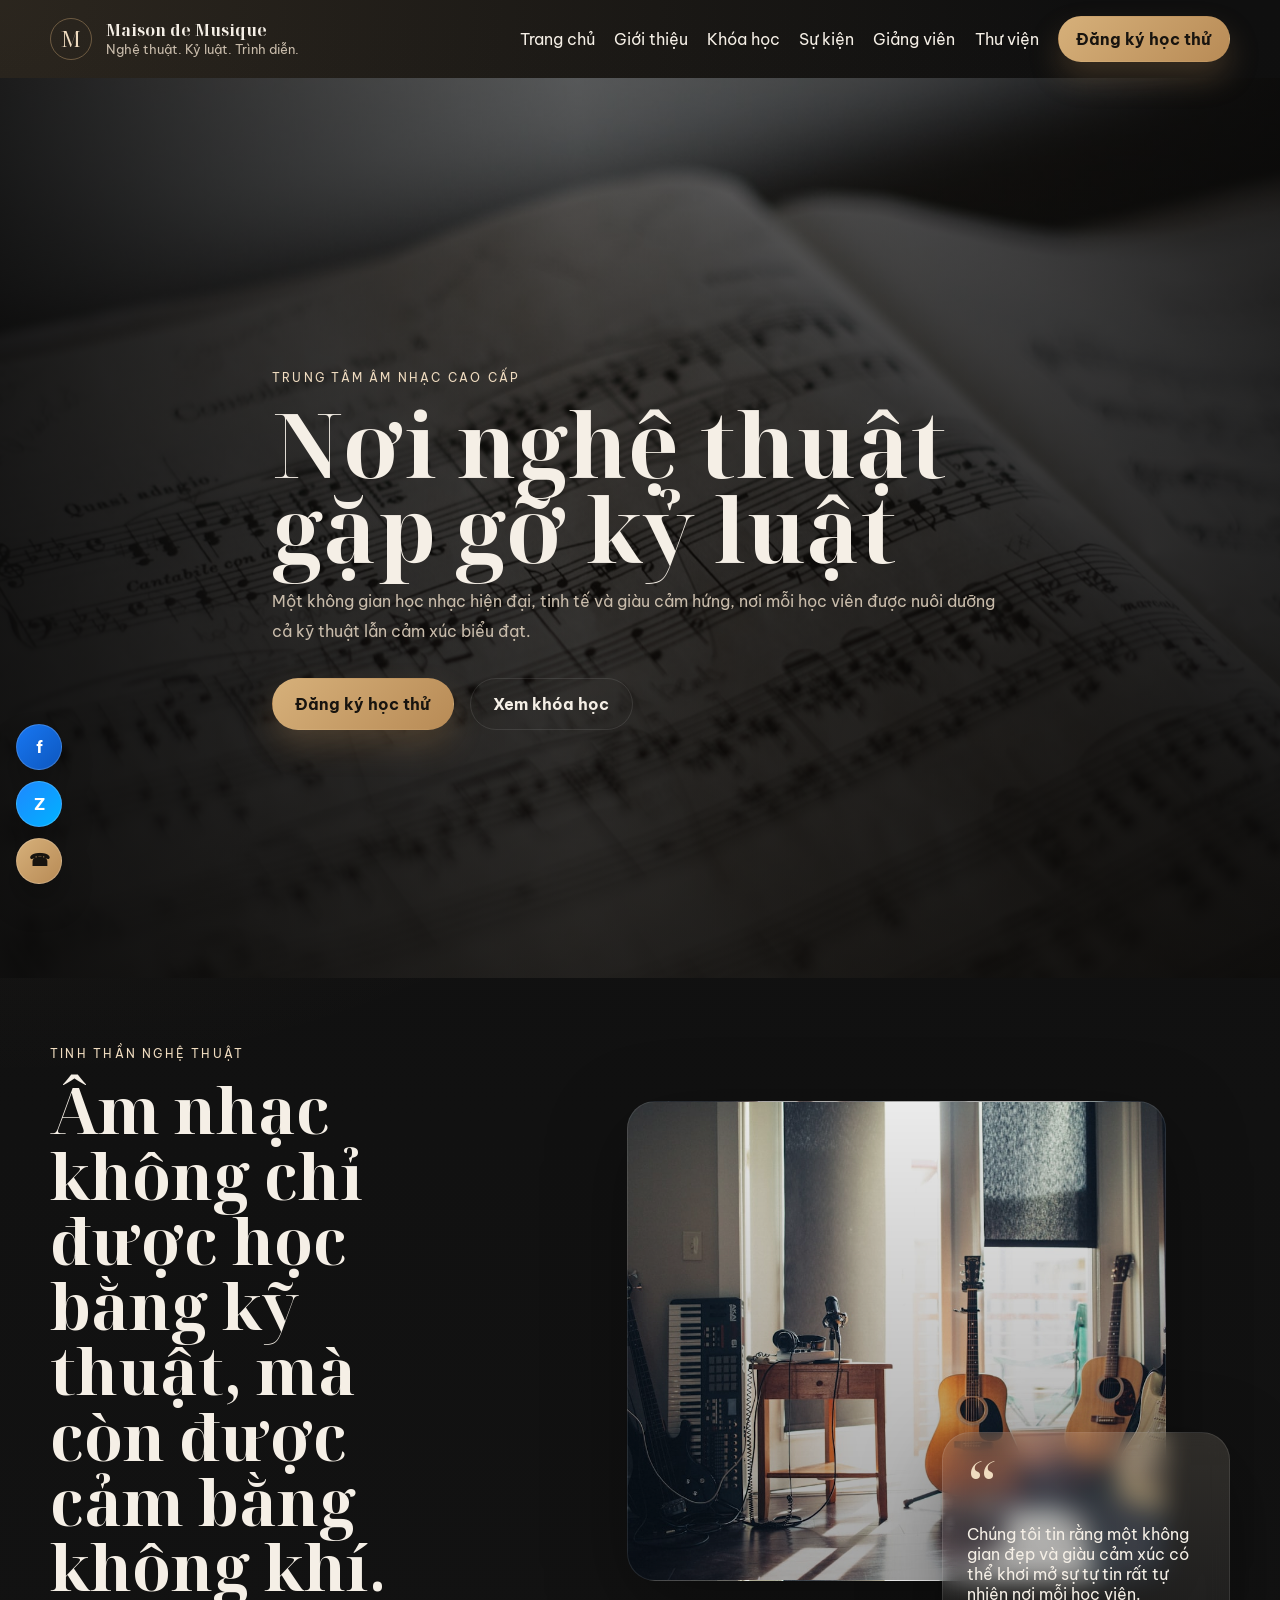
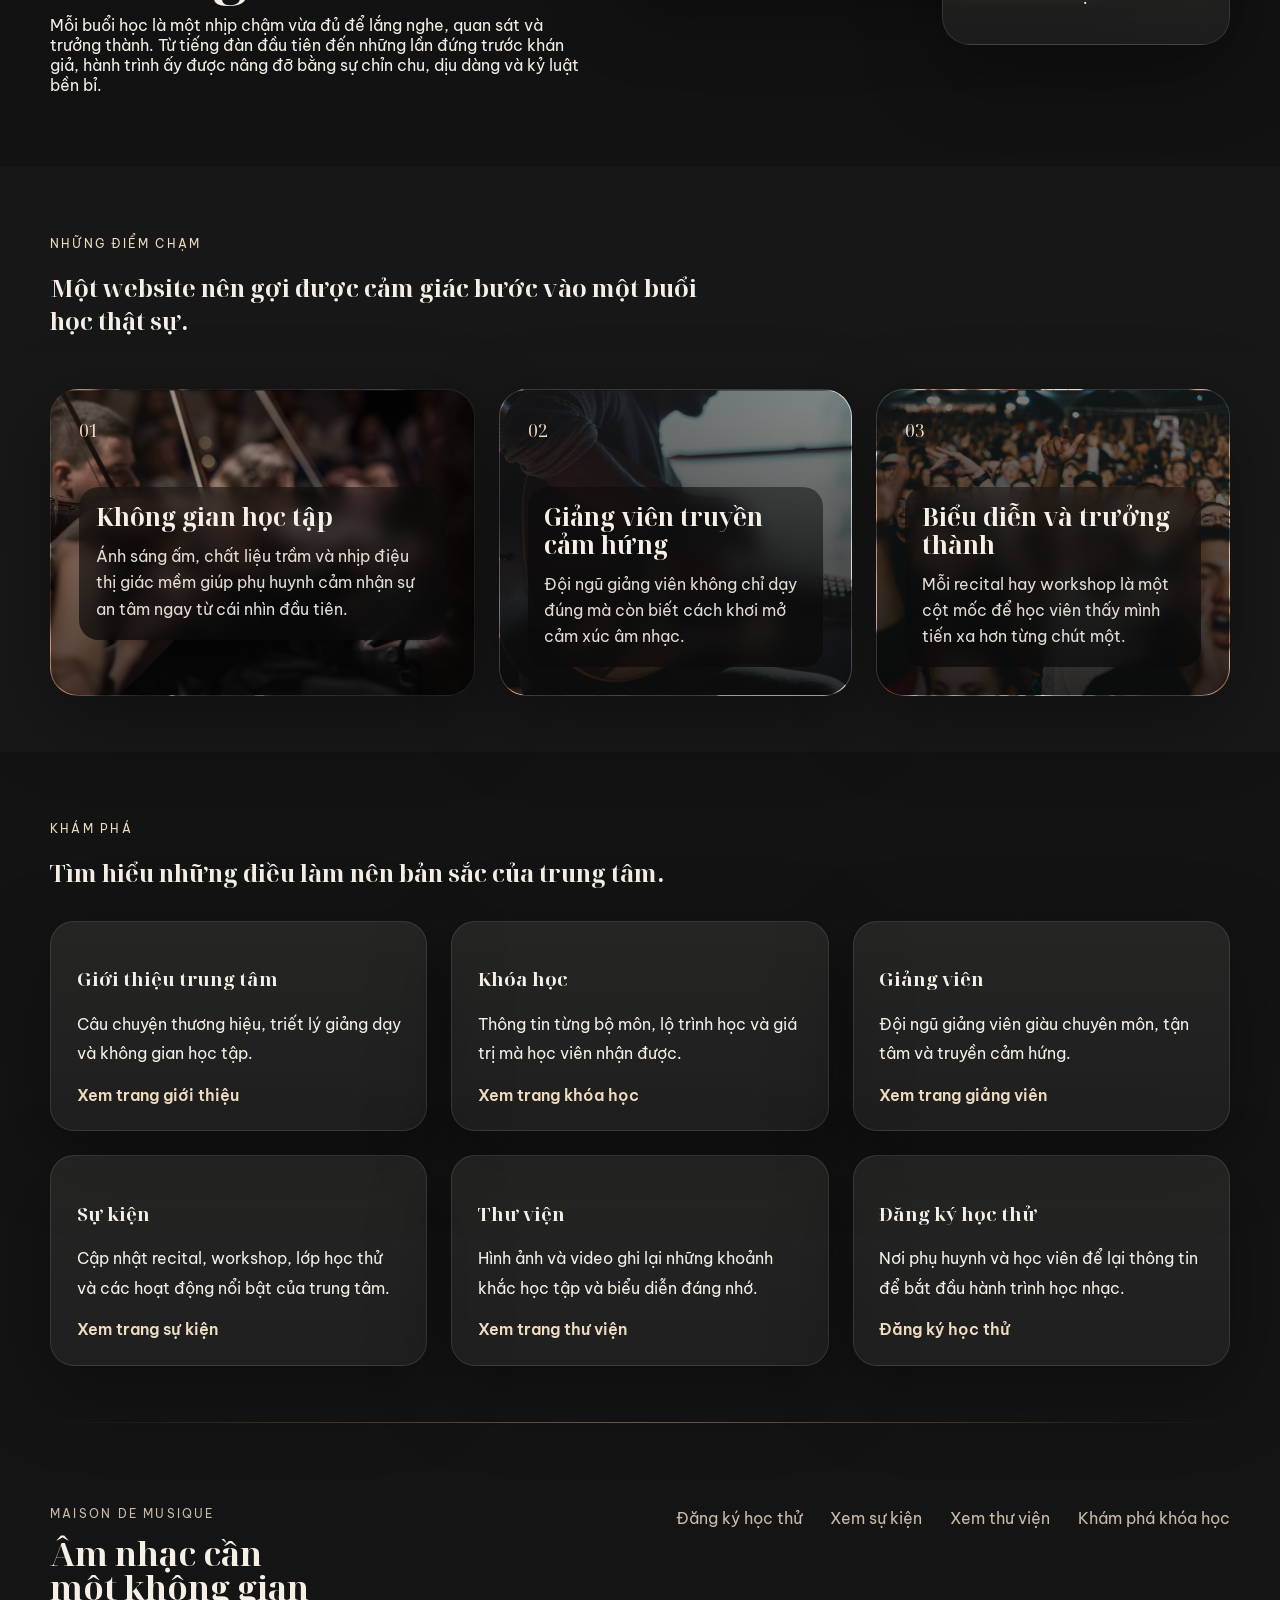
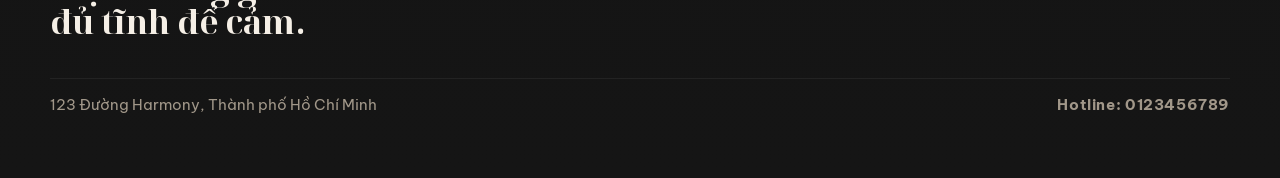
<file: index.html>
<!DOCTYPE html>
<html lang="vi">
<head>
    <meta charset="UTF-8">
    <meta name="viewport" content="width=device-width, initial-scale=1.0">
    <title>Demo Giao Diện Trung Tâm Âm Nhạc</title>
    <meta name="description" content="Trung tâm âm nhạc với phong cách hiện đại, tinh tế và giàu cảm xúc.">
    <link rel="preconnect" href="https://fonts.googleapis.com">
    <link rel="preconnect" href="https://fonts.gstatic.com" crossorigin>
    <link href="https://fonts.googleapis.com/css2?family=Be+Vietnam+Pro:wght@400;500;600;700&family=Noto+Serif+Display:wght@500;600;700&display=swap&subset=vietnamese" rel="stylesheet">
    <link rel="stylesheet" href="public/assets/css/site.css">
</head>
<body>
    <header class="site-header" data-header>
        <div class="container nav-shell">
            <a href="index.html" class="brand">
                <span class="brand-mark">M</span>
                <span class="brand-copy">
                    <strong>Maison de Musique</strong>
                    <small>Nghệ thuật. Kỷ luật. Trình diễn.</small>
                </span>
            </a>

            <button class="nav-toggle" type="button" aria-label="Mở menu điều hướng" data-nav-toggle>
                <span></span>
                <span></span>
            </button>

            <nav class="nav-links" data-nav-menu>
                <a href="index.html">Trang chủ</a>
                <a href="gioi-thieu.html">Giới thiệu</a>
                <a href="khoa-hoc.html">Khóa học</a>
                <a href="su-kien.html">Sự kiện</a>
                <a href="giang-vien.html">Giảng viên</a>
                <a href="thu-vien.html">Thư viện</a>
                <a href="dang-ky-hoc-thu.html" class="button button-sm">Đăng ký học thử</a>
            </nav>
        </div>
    </header>

    <aside class="scroll-music-lane" aria-hidden="true" data-scroll-music-lane>
        <div class="scroll-music-rail"></div>
        <div class="scroll-music-glow"></div>
        <div class="scroll-music-progress" data-scroll-music-progress></div>
        <div class="scroll-music-notes" data-scroll-music-notes></div>
    </aside>

    <button class="scroll-music-toggle" type="button" data-scroll-music-toggle>
        Bật âm thanh scroll
    </button>

    <main>
        <section class="hero">
            <video class="hero-video" autoplay muted loop playsinline poster="public/assets/images/hero-poster.jpg">
                <source src="https://cdn.coverr.co/videos/coverr-piano-keys-close-up-1563387488767?download=1080p" type="video/mp4">
            </video>
            <div class="hero-overlay"></div>
            <div class="container hero-content">
                <p class="eyebrow">Trung tâm âm nhạc cao cấp</p>
                <h1>Nơi nghệ thuật gặp gỡ kỷ luật</h1>
                <p class="hero-copy">Một không gian học nhạc hiện đại, tinh tế và giàu cảm hứng, nơi mỗi học viên được nuôi dưỡng cả kỹ thuật lẫn cảm xúc biểu đạt.</p>
                <div class="hero-actions">
                    <a href="dang-ky-hoc-thu.html" class="button">Đăng ký học thử</a>
                    <a href="khoa-hoc.html" class="button button-ghost">Xem khóa học</a>
                </div>
            </div>
        </section>

        <section class="section">
            <div class="container artistic-story">
                <div class="story-copy">
                    <p class="eyebrow">Tinh thần nghệ thuật</p>
                    <h2>Âm nhạc không chỉ được học bằng kỹ thuật, mà còn được cảm bằng không khí.</h2>
                    <p>Mỗi buổi học là một nhịp chậm vừa đủ để lắng nghe, quan sát và trưởng thành. Từ tiếng đàn đầu tiên đến những lần đứng trước khán giả, hành trình ấy được nâng đỡ bằng sự chỉn chu, dịu dàng và kỷ luật bền bỉ.</p>
                </div>
                <div class="story-composition">
                    <div class="composition-main"></div>
                    <div class="composition-note">
                        <p class="quote-mark">“</p>
                        <p>Chúng tôi tin rằng một không gian đẹp và giàu cảm xúc có thể khơi mở sự tự tin rất tự nhiên nơi mỗi học viên.</p>
                    </div>
                </div>
            </div>
        </section>

        <section class="section section-soft">
            <div class="container artistic-rhythm">
                <div class="rhythm-intro">
                    <p class="eyebrow">Những điểm chạm</p>
                    <h2>Một website nên gợi được cảm giác bước vào một buổi học thật sự.</h2>
                </div>
                <div class="rhythm-grid">
                    <article class="rhythm-card rhythm-card-large">
                        <span>01</span>
                        <div class="rhythm-card-text">
                            <h3>Không gian học tập</h3>
                            <p>Ánh sáng ấm, chất liệu trầm và nhịp điệu thị giác mềm giúp phụ huynh cảm nhận sự an tâm ngay từ cái nhìn đầu tiên.</p>
                        </div>
                    </article>
                    <article class="rhythm-card rhythm-card-photo-two">
                        <span>02</span>
                        <div class="rhythm-card-text">
                            <h3>Giảng viên truyền cảm hứng</h3>
                            <p>Đội ngũ giảng viên không chỉ dạy đúng mà còn biết cách khơi mở cảm xúc âm nhạc.</p>
                        </div>
                    </article>
                    <article class="rhythm-card rhythm-card-photo-three">
                        <span>03</span>
                        <div class="rhythm-card-text">
                            <h3>Biểu diễn và trưởng thành</h3>
                            <p>Mỗi recital hay workshop là một cột mốc để học viên thấy mình tiến xa hơn từng chút một.</p>
                        </div>
                    </article>
                </div>
            </div>
        </section>

        <section class="section">
            <div class="container">
                <div class="section-heading">
                    <p class="eyebrow">Khám phá</p>
                    <h2>Tìm hiểu những điều làm nên bản sắc của trung tâm.</h2>
                </div>
                <div class="card-grid card-grid-3">
                    <article class="feature-panel">
                        <h3>Giới thiệu trung tâm</h3>
                        <p>Câu chuyện thương hiệu, triết lý giảng dạy và không gian học tập.</p>
                        <a class="text-link" href="gioi-thieu.html">Xem trang giới thiệu</a>
                    </article>
                    <article class="feature-panel">
                        <h3>Khóa học</h3>
                        <p>Thông tin từng bộ môn, lộ trình học và giá trị mà học viên nhận được.</p>
                        <a class="text-link" href="khoa-hoc.html">Xem trang khóa học</a>
                    </article>
                    <article class="feature-panel">
                        <h3>Giảng viên</h3>
                        <p>Đội ngũ giảng viên giàu chuyên môn, tận tâm và truyền cảm hứng.</p>
                        <a class="text-link" href="giang-vien.html">Xem trang giảng viên</a>
                    </article>
                    <article class="feature-panel">
                        <h3>Sự kiện</h3>
                        <p>Cập nhật recital, workshop, lớp học thử và các hoạt động nổi bật của trung tâm.</p>
                        <a class="text-link" href="su-kien.html">Xem trang sự kiện</a>
                    </article>
                    <article class="feature-panel">
                        <h3>Thư viện</h3>
                        <p>Hình ảnh và video ghi lại những khoảnh khắc học tập và biểu diễn đáng nhớ.</p>
                        <a class="text-link" href="thu-vien.html">Xem trang thư viện</a>
                    </article>
                    <article class="feature-panel">
                        <h3>Đăng ký học thử</h3>
                        <p>Nơi phụ huynh và học viên để lại thông tin để bắt đầu hành trình học nhạc.</p>
                        <a class="text-link" href="dang-ky-hoc-thu.html">Đăng ký học thử</a>
                    </article>
                </div>
            </div>
        </section>
    </main>

    <div class="floating-contact" aria-label="Liên hệ nhanh">
        <a href="https://facebook.com" class="floating-link is-facebook" target="_blank" rel="noreferrer" aria-label="Liên hệ qua Facebook">
            <span>f</span>
        </a>
        <a href="https://zalo.me" class="floating-link is-zalo" target="_blank" rel="noreferrer" aria-label="Liên hệ qua Zalo">
            <span>Z</span>
        </a>
        <a href="tel:0123456789" class="floating-link is-phone" aria-label="Gọi điện thoại">
            <span>☎</span>
        </a>
    </div>

    <footer class="site-footer">
        <div class="container footer-grid">
            <div class="footer-lead">
                <p class="eyebrow">Maison de Musique</p>
                <h3>Âm nhạc cần một không gian đủ tĩnh để cảm.</h3>
            </div>
            <div class="footer-links footer-links-inline">
                <a href="dang-ky-hoc-thu.html">Đăng ký học thử</a>
                <a href="su-kien.html">Xem sự kiện</a>
                <a href="thu-vien.html">Xem thư viện</a>
                <a href="khoa-hoc.html">Khám phá khóa học</a>
            </div>
        </div>
        <div class="container footer-bottom">
            <p>123 Đường Harmony, Thành phố Hồ Chí Minh</p>
            <p class="footer-phone">Hotline: 0123456789</p>
        </div>
    </footer>

    <script src="public/assets/js/site.js"></script>
</body>
</html>
</file>
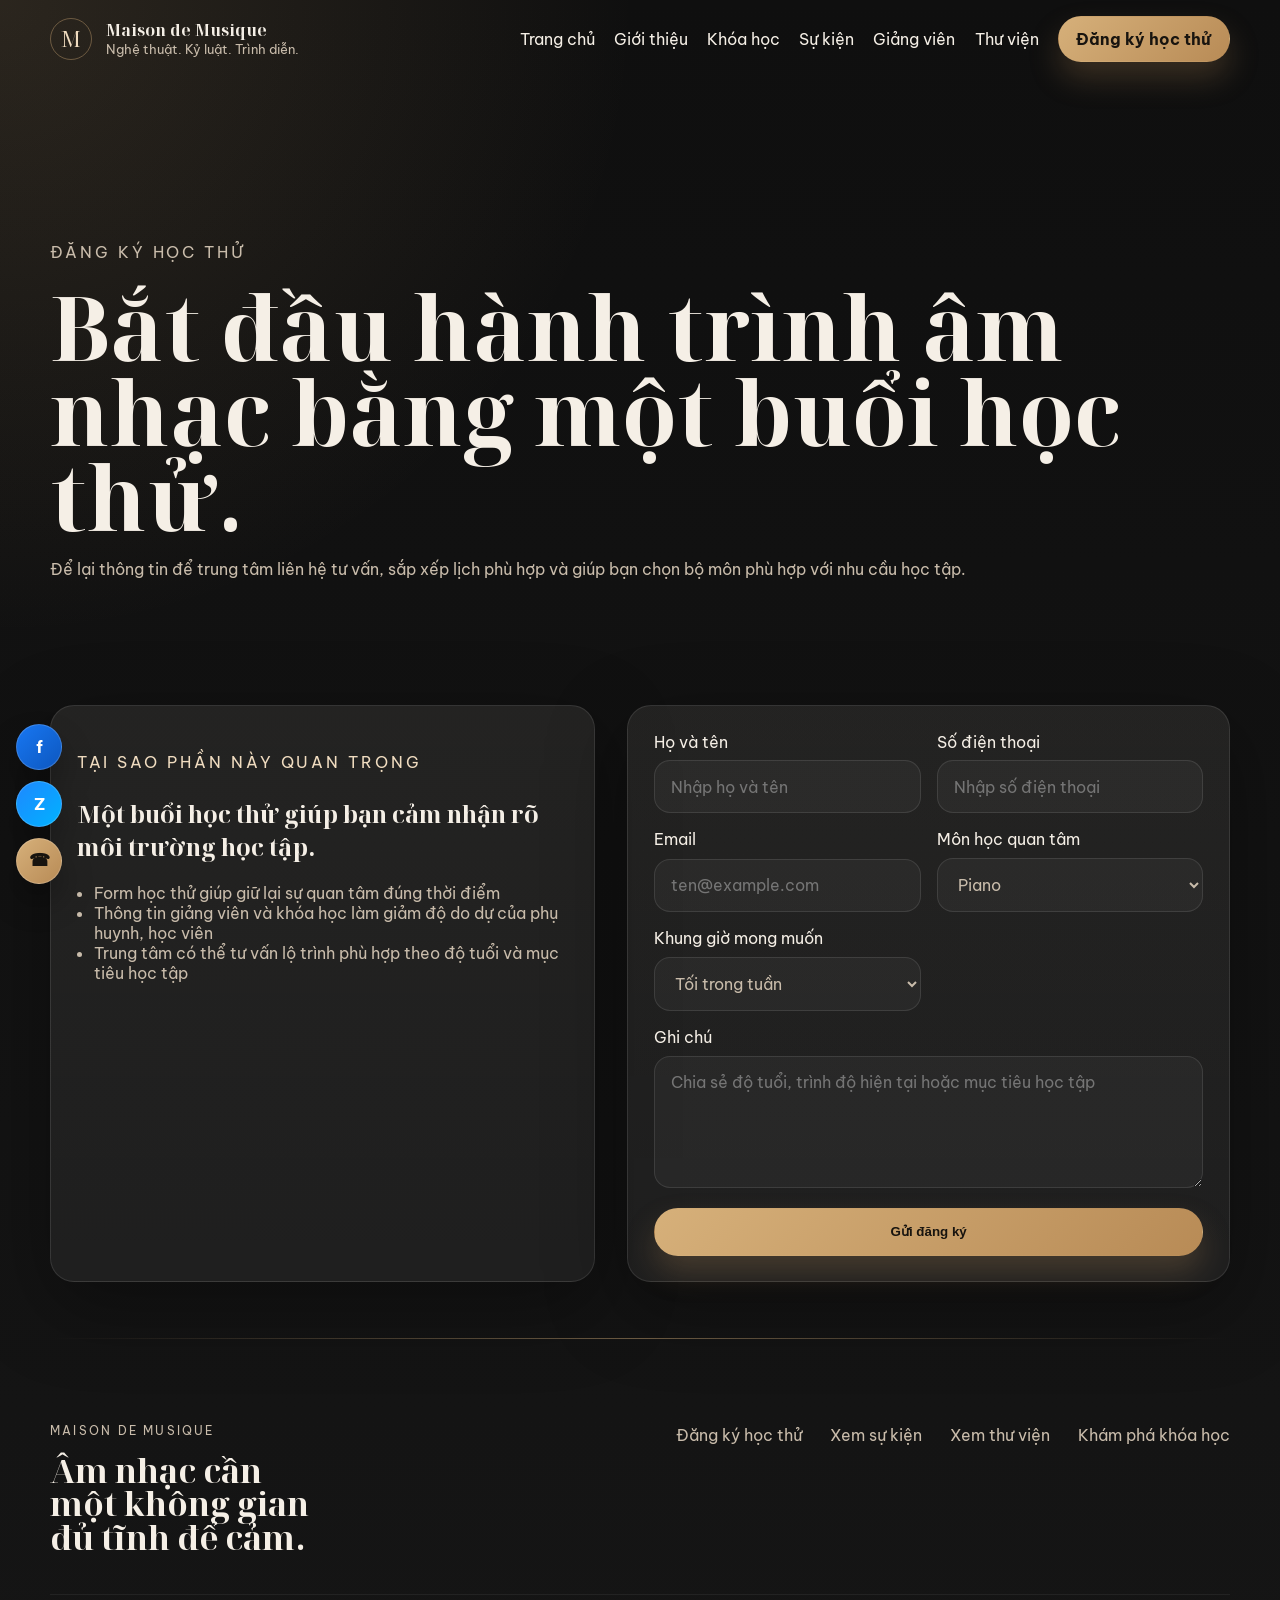
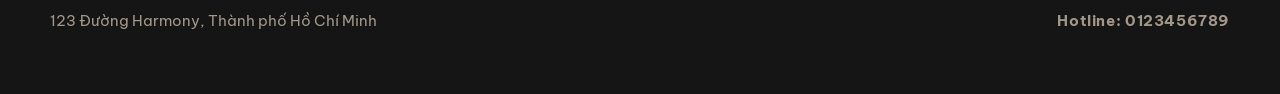
<file: dang-ky-hoc-thu.html>
<!DOCTYPE html>
<html lang="vi">
<head>
    <meta charset="UTF-8">
    <meta name="viewport" content="width=device-width, initial-scale=1.0">
    <title>Đăng Ký Học Thử | Demo Trung Tâm Âm Nhạc</title>
    <meta name="description" content="Đăng ký học thử để bắt đầu hành trình khám phá âm nhạc.">
    <link rel="preconnect" href="https://fonts.googleapis.com">
    <link rel="preconnect" href="https://fonts.gstatic.com" crossorigin>
    <link href="https://fonts.googleapis.com/css2?family=Be+Vietnam+Pro:wght@400;500;600;700&family=Noto+Serif+Display:wght@500;600;700&display=swap&subset=vietnamese" rel="stylesheet">
    <link rel="stylesheet" href="public/assets/css/site.css">
</head>
<body>
    <header class="site-header" data-header>
        <div class="container nav-shell">
            <a href="index.html" class="brand">
                <span class="brand-mark">M</span>
                <span class="brand-copy">
                    <strong>Maison de Musique</strong>
                    <small>Nghệ thuật. Kỷ luật. Trình diễn.</small>
                </span>
            </a>
            <button class="nav-toggle" type="button" aria-label="Mở menu điều hướng" data-nav-toggle>
                <span></span>
                <span></span>
            </button>
            <nav class="nav-links" data-nav-menu>
                <a href="index.html">Trang chủ</a>
                <a href="gioi-thieu.html">Giới thiệu</a>
                <a href="khoa-hoc.html">Khóa học</a>
                <a href="su-kien.html">Sự kiện</a>
                <a href="giang-vien.html">Giảng viên</a>
                <a href="thu-vien.html">Thư viện</a>
                <a href="dang-ky-hoc-thu.html" class="button button-sm">Đăng ký học thử</a>
            </nav>
        </div>
    </header>

    <main>
        <section class="page-hero">
            <div class="container">
                <p class="eyebrow">Đăng ký học thử</p>
                <h1>Bắt đầu hành trình âm nhạc bằng một buổi học thử.</h1>
                <p>Để lại thông tin để trung tâm liên hệ tư vấn, sắp xếp lịch phù hợp và giúp bạn chọn bộ môn phù hợp với nhu cầu học tập.</p>
            </div>
        </section>

        <section class="section">
            <div class="container form-layout">
                <div class="feature-panel">
                    <p class="eyebrow">Tại sao phần này quan trọng</p>
                    <h2>Một buổi học thử giúp bạn cảm nhận rõ môi trường học tập.</h2>
                    <ul class="detail-list">
                        <li>Form học thử giúp giữ lại sự quan tâm đúng thời điểm</li>
                        <li>Thông tin giảng viên và khóa học làm giảm độ do dự của phụ huynh, học viên</li>
                        <li>Trung tâm có thể tư vấn lộ trình phù hợp theo độ tuổi và mục tiêu học tập</li>
                    </ul>
                </div>

                <form class="booking-form" data-demo-form>
                    <div class="field-grid">
                        <label>
                            <span>Họ và tên</span>
                            <input type="text" placeholder="Nhập họ và tên">
                        </label>
                        <label>
                            <span>Số điện thoại</span>
                            <input type="text" placeholder="Nhập số điện thoại">
                        </label>
                        <label>
                            <span>Email</span>
                            <input type="email" placeholder="ten@example.com">
                        </label>
                        <label>
                            <span>Môn học quan tâm</span>
                            <select>
                                <option>Piano</option>
                                <option>Violin</option>
                                <option>Guitar</option>
                                <option>Thanh nhạc</option>
                            </select>
                        </label>
                        <label>
                            <span>Khung giờ mong muốn</span>
                            <select>
                                <option>Tối trong tuần</option>
                                <option>Sáng thứ bảy</option>
                                <option>Chiều chủ nhật</option>
                            </select>
                        </label>
                        <label class="field-full">
                            <span>Ghi chú</span>
                            <textarea rows="5" placeholder="Chia sẻ độ tuổi, trình độ hiện tại hoặc mục tiêu học tập"></textarea>
                        </label>
                    </div>

                    <button type="submit" class="button">Gửi đăng ký</button>
                    <p class="form-success" hidden>Thông tin của bạn đã được ghi nhận. Trung tâm sẽ sớm liên hệ để tư vấn và sắp xếp lịch học thử.</p>
                </form>
            </div>
        </section>
    </main>

    <div class="floating-contact" aria-label="Liên hệ nhanh">
        <a href="https://facebook.com" class="floating-link is-facebook" target="_blank" rel="noreferrer" aria-label="Liên hệ qua Facebook">
            <span>f</span>
        </a>
        <a href="https://zalo.me" class="floating-link is-zalo" target="_blank" rel="noreferrer" aria-label="Liên hệ qua Zalo">
            <span>Z</span>
        </a>
        <a href="tel:0123456789" class="floating-link is-phone" aria-label="Gọi điện thoại">
            <span>☎</span>
        </a>
    </div>

    <footer class="site-footer">
        <div class="container footer-grid">
            <div class="footer-lead">
                <p class="eyebrow">Maison de Musique</p>
                <h3>Âm nhạc cần một không gian đủ tĩnh để cảm.</h3>
            </div>
            <div class="footer-links footer-links-inline">
                <a href="dang-ky-hoc-thu.html">Đăng ký học thử</a>
                <a href="su-kien.html">Xem sự kiện</a>
                <a href="thu-vien.html">Xem thư viện</a>
                <a href="khoa-hoc.html">Khám phá khóa học</a>
            </div>
        </div>
        <div class="container footer-bottom">
            <p>123 Đường Harmony, Thành phố Hồ Chí Minh</p>
            <p class="footer-phone">Hotline: 0123456789</p>
        </div>
    </footer>

    <script src="public/assets/js/site.js"></script>
</body>
</html>
</file>
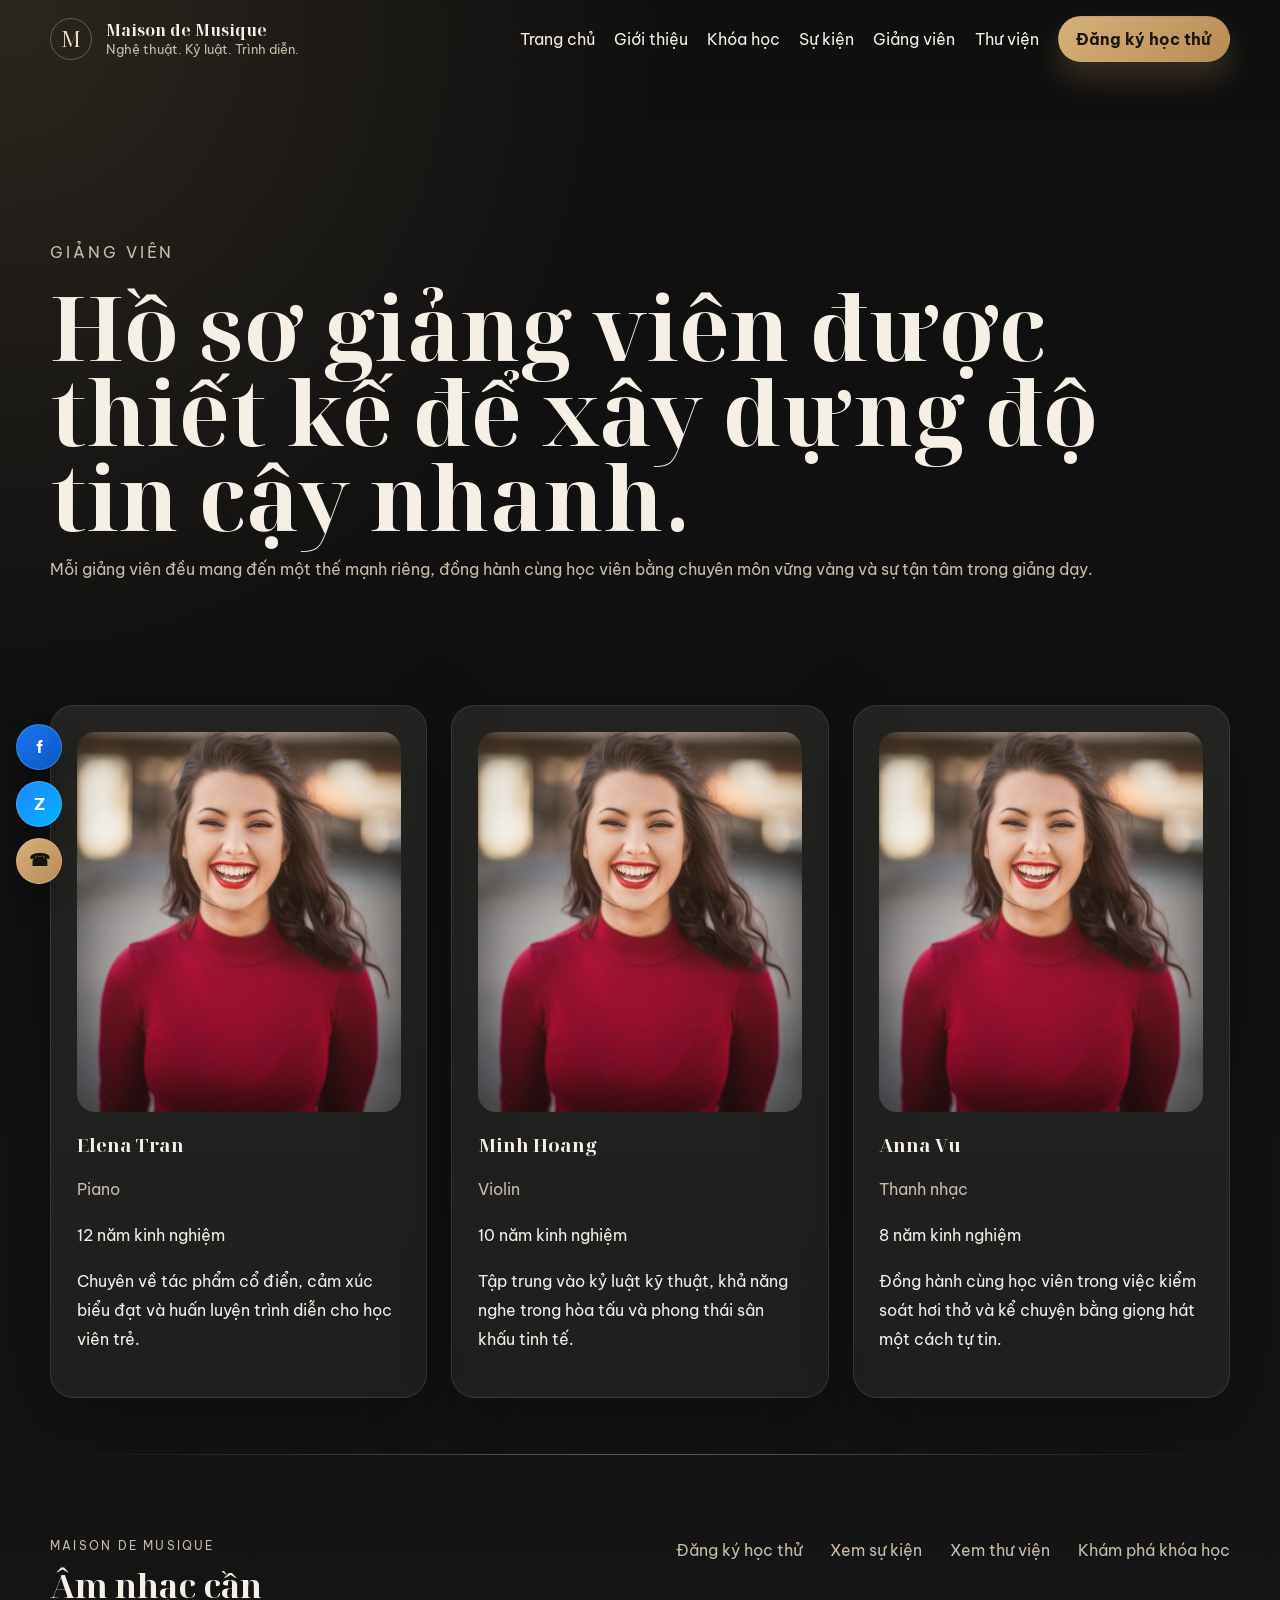
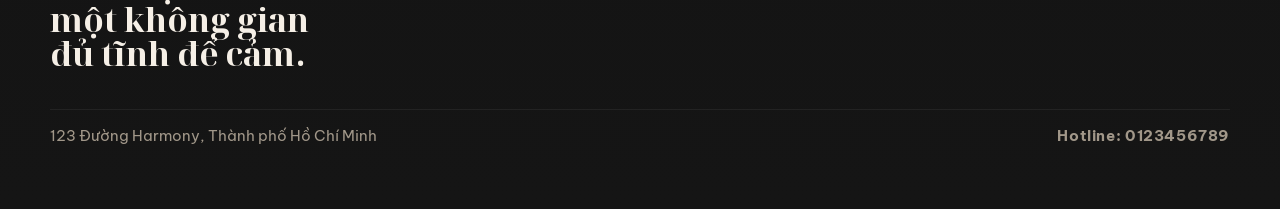
<file: giang-vien.html>
<!DOCTYPE html>
<html lang="vi">
<head>
    <meta charset="UTF-8">
    <meta name="viewport" content="width=device-width, initial-scale=1.0">
    <title>Giảng Viên | Demo Trung Tâm Âm Nhạc</title>
    <meta name="description" content="Đội ngũ giảng viên tận tâm, giàu kinh nghiệm và truyền cảm hứng.">
    <link rel="preconnect" href="https://fonts.googleapis.com">
    <link rel="preconnect" href="https://fonts.gstatic.com" crossorigin>
    <link href="https://fonts.googleapis.com/css2?family=Be+Vietnam+Pro:wght@400;500;600;700&family=Noto+Serif+Display:wght@500;600;700&display=swap&subset=vietnamese" rel="stylesheet">
    <link rel="stylesheet" href="public/assets/css/site.css">
</head>
<body>
    <header class="site-header" data-header>
        <div class="container nav-shell">
            <a href="index.html" class="brand">
                <span class="brand-mark">M</span>
                <span class="brand-copy">
                    <strong>Maison de Musique</strong>
                    <small>Nghệ thuật. Kỷ luật. Trình diễn.</small>
                </span>
            </a>
            <button class="nav-toggle" type="button" aria-label="Mở menu điều hướng" data-nav-toggle>
                <span></span>
                <span></span>
            </button>
            <nav class="nav-links" data-nav-menu>
                <a href="index.html">Trang chủ</a>
                <a href="gioi-thieu.html">Giới thiệu</a>
                <a href="khoa-hoc.html">Khóa học</a>
                <a href="su-kien.html">Sự kiện</a>
                <a href="giang-vien.html">Giảng viên</a>
                <a href="thu-vien.html">Thư viện</a>
                <a href="dang-ky-hoc-thu.html" class="button button-sm">Đăng ký học thử</a>
            </nav>
        </div>
    </header>

    <main>
        <section class="page-hero">
            <div class="container">
                <p class="eyebrow">Giảng viên</p>
                <h1>Hồ sơ giảng viên được thiết kế để xây dựng độ tin cậy nhanh.</h1>
                <p>Mỗi giảng viên đều mang đến một thế mạnh riêng, đồng hành cùng học viên bằng chuyên môn vững vàng và sự tận tâm trong giảng dạy.</p>
            </div>
        </section>

        <section class="section">
            <div class="container card-grid card-grid-3">
                <article class="profile-card">
                    <div class="profile-portrait"></div>
                    <h3>Elena Tran</h3>
                    <p class="card-kicker">Piano</p>
                    <p>12 năm kinh nghiệm</p>
                    <p>Chuyên về tác phẩm cổ điển, cảm xúc biểu đạt và huấn luyện trình diễn cho học viên trẻ.</p>
                </article>
                <article class="profile-card">
                    <div class="profile-portrait"></div>
                    <h3>Minh Hoang</h3>
                    <p class="card-kicker">Violin</p>
                    <p>10 năm kinh nghiệm</p>
                    <p>Tập trung vào kỷ luật kỹ thuật, khả năng nghe trong hòa tấu và phong thái sân khấu tinh tế.</p>
                </article>
                <article class="profile-card">
                    <div class="profile-portrait"></div>
                    <h3>Anna Vu</h3>
                    <p class="card-kicker">Thanh nhạc</p>
                    <p>8 năm kinh nghiệm</p>
                    <p>Đồng hành cùng học viên trong việc kiểm soát hơi thở và kể chuyện bằng giọng hát một cách tự tin.</p>
                </article>
            </div>
        </section>
    </main>

    <div class="floating-contact" aria-label="Liên hệ nhanh">
        <a href="https://facebook.com" class="floating-link is-facebook" target="_blank" rel="noreferrer" aria-label="Liên hệ qua Facebook">
            <span>f</span>
        </a>
        <a href="https://zalo.me" class="floating-link is-zalo" target="_blank" rel="noreferrer" aria-label="Liên hệ qua Zalo">
            <span>Z</span>
        </a>
        <a href="tel:0123456789" class="floating-link is-phone" aria-label="Gọi điện thoại">
            <span>☎</span>
        </a>
    </div>

    <footer class="site-footer">
        <div class="container footer-grid">
            <div class="footer-lead">
                <p class="eyebrow">Maison de Musique</p>
                <h3>Âm nhạc cần một không gian đủ tĩnh để cảm.</h3>
            </div>
            <div class="footer-links footer-links-inline">
                <a href="dang-ky-hoc-thu.html">Đăng ký học thử</a>
                <a href="su-kien.html">Xem sự kiện</a>
                <a href="thu-vien.html">Xem thư viện</a>
                <a href="khoa-hoc.html">Khám phá khóa học</a>
            </div>
        </div>
        <div class="container footer-bottom">
            <p>123 Đường Harmony, Thành phố Hồ Chí Minh</p>
            <p class="footer-phone">Hotline: 0123456789</p>
        </div>
    </footer>

    <script src="public/assets/js/site.js"></script>
</body>
</html>
</file>
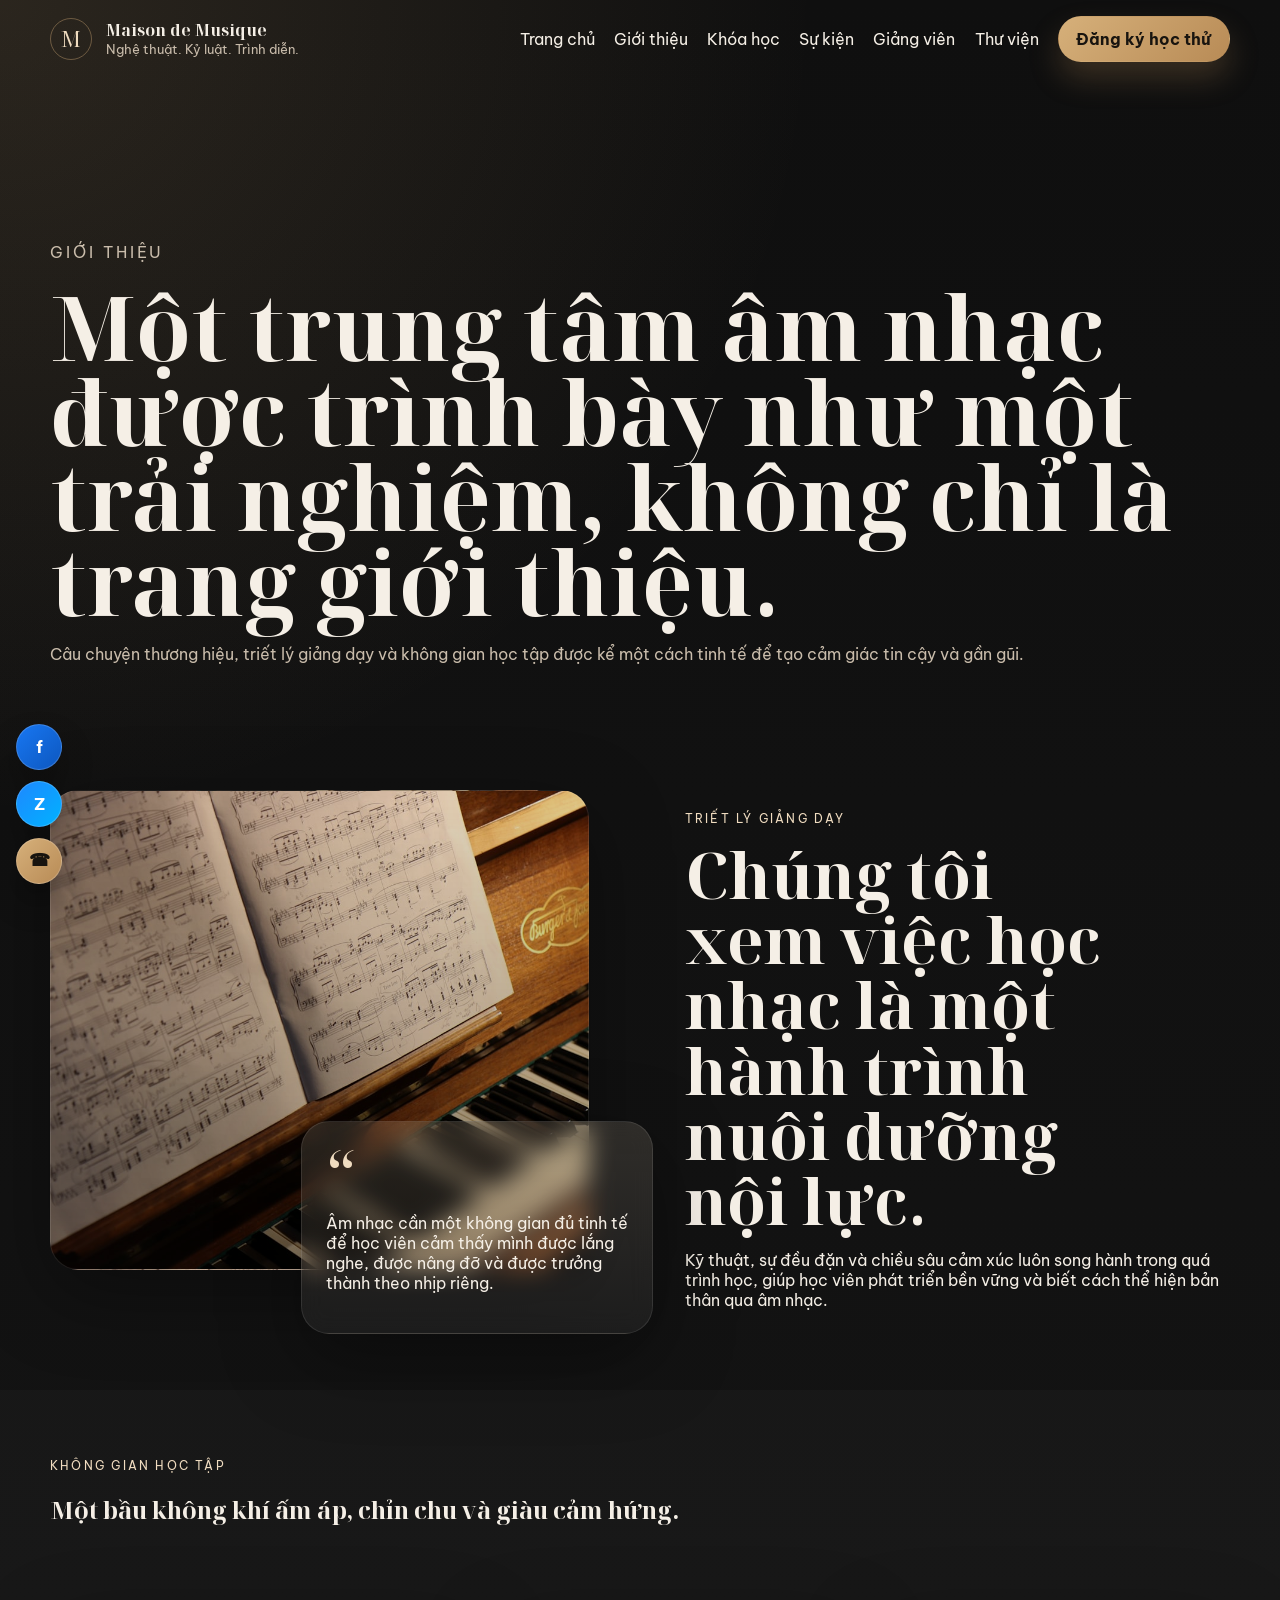
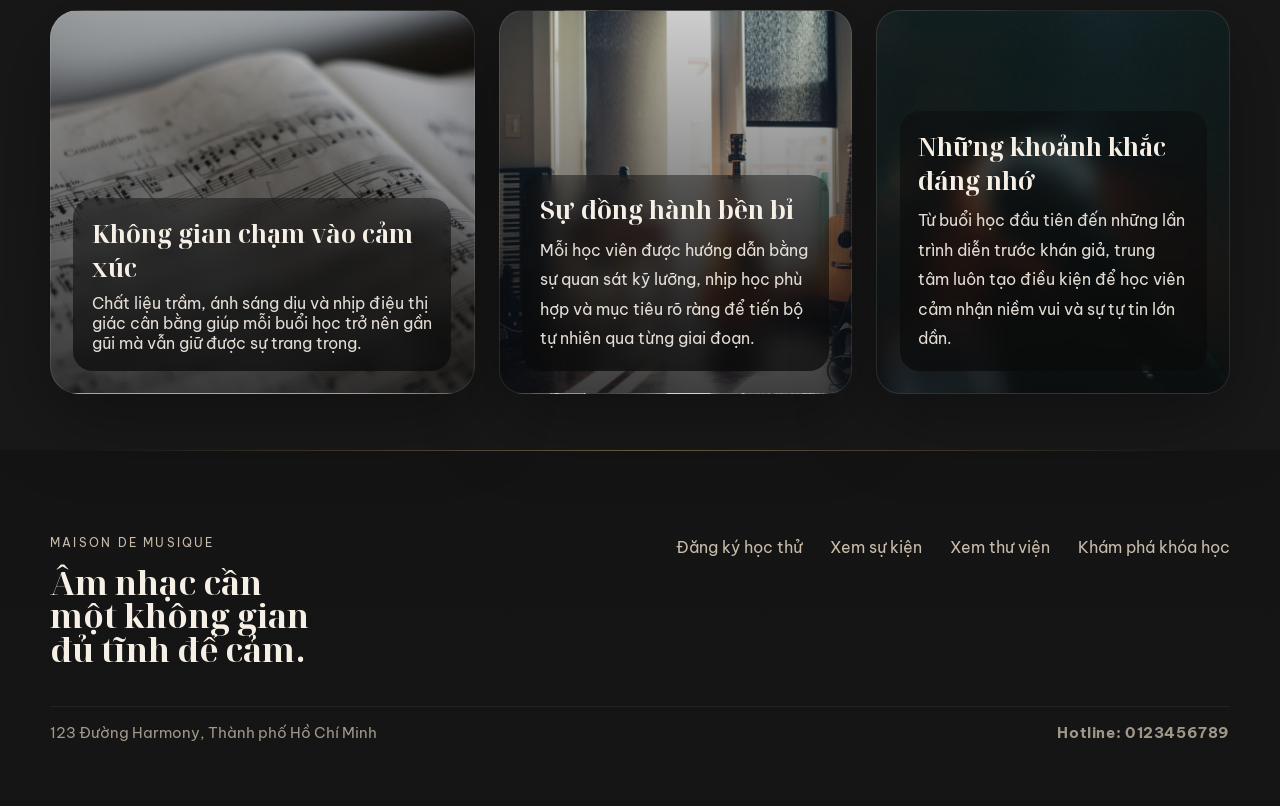
<file: gioi-thieu.html>
<!DOCTYPE html>
<html lang="vi">
<head>
    <meta charset="UTF-8">
    <meta name="viewport" content="width=device-width, initial-scale=1.0">
    <title>Giới Thiệu | Demo Trung Tâm Âm Nhạc</title>
    <meta name="description" content="Giới thiệu trung tâm âm nhạc với phong cách tinh tế, chỉn chu và giàu cảm hứng.">
    <link rel="preconnect" href="https://fonts.googleapis.com">
    <link rel="preconnect" href="https://fonts.gstatic.com" crossorigin>
    <link href="https://fonts.googleapis.com/css2?family=Be+Vietnam+Pro:wght@400;500;600;700&family=Noto+Serif+Display:wght@500;600;700&display=swap&subset=vietnamese" rel="stylesheet">
    <link rel="stylesheet" href="public/assets/css/site.css">
</head>
<body>
    <header class="site-header" data-header>
        <div class="container nav-shell">
            <a href="index.html" class="brand">
                <span class="brand-mark">M</span>
                <span class="brand-copy">
                    <strong>Maison de Musique</strong>
                    <small>Nghệ thuật. Kỷ luật. Trình diễn.</small>
                </span>
            </a>
            <button class="nav-toggle" type="button" aria-label="Mở menu điều hướng" data-nav-toggle>
                <span></span>
                <span></span>
            </button>
            <nav class="nav-links" data-nav-menu>
                <a href="index.html">Trang chủ</a>
                <a href="gioi-thieu.html">Giới thiệu</a>
                <a href="khoa-hoc.html">Khóa học</a>
                <a href="su-kien.html">Sự kiện</a>
                <a href="giang-vien.html">Giảng viên</a>
                <a href="thu-vien.html">Thư viện</a>
                <a href="dang-ky-hoc-thu.html" class="button button-sm">Đăng ký học thử</a>
            </nav>
        </div>
    </header>

    <main>
        <section class="page-hero">
            <div class="container">
                <p class="eyebrow">Giới thiệu</p>
                <h1>Một trung tâm âm nhạc được trình bày như một trải nghiệm, không chỉ là trang giới thiệu.</h1>
                <p>Câu chuyện thương hiệu, triết lý giảng dạy và không gian học tập được kể một cách tinh tế để tạo cảm giác tin cậy và gần gũi.</p>
            </div>
        </section>

        <section class="section">
            <div class="container artistic-story artistic-story-reverse">
                <div class="story-composition story-composition-about">
                    <div class="composition-main composition-main-about"></div>
                    <div class="composition-note composition-note-wide">
                        <p class="quote-mark">“</p>
                        <p>Âm nhạc cần một không gian đủ tinh tế để học viên cảm thấy mình được lắng nghe, được nâng đỡ và được trưởng thành theo nhịp riêng.</p>
                    </div>
                </div>
                <div class="story-copy">
                    <p class="eyebrow">Triết lý giảng dạy</p>
                    <h2>Chúng tôi xem việc học nhạc là một hành trình nuôi dưỡng nội lực.</h2>
                    <p>Kỹ thuật, sự đều đặn và chiều sâu cảm xúc luôn song hành trong quá trình học, giúp học viên phát triển bền vững và biết cách thể hiện bản thân qua âm nhạc.</p>
                </div>
            </div>
        </section>

        <section class="section section-soft">
            <div class="container about-atmosphere">
                <div class="section-heading">
                    <p class="eyebrow">Không gian học tập</p>
                    <h2>Một bầu không khí ấm áp, chỉn chu và giàu cảm hứng.</h2>
                </div>
                <div class="about-grid">
                    <article class="about-panel about-panel-image about-panel-image-one">
                        <div class="about-panel-copy">
                            <h3>Không gian chạm vào cảm xúc</h3>
                            <p>Chất liệu trầm, ánh sáng dịu và nhịp điệu thị giác cân bằng giúp mỗi buổi học trở nên gần gũi mà vẫn giữ được sự trang trọng.</p>
                        </div>
                    </article>
                    <article class="feature-panel about-panel-image about-panel-image-two">
                        <div class="about-panel-copy">
                            <h3>Sự đồng hành bền bỉ</h3>
                            <p>Mỗi học viên được hướng dẫn bằng sự quan sát kỹ lưỡng, nhịp học phù hợp và mục tiêu rõ ràng để tiến bộ tự nhiên qua từng giai đoạn.</p>
                        </div>
                    </article>
                    <article class="feature-panel about-panel-image about-panel-image-three">
                        <div class="about-panel-copy">
                            <h3>Những khoảnh khắc đáng nhớ</h3>
                            <p>Từ buổi học đầu tiên đến những lần trình diễn trước khán giả, trung tâm luôn tạo điều kiện để học viên cảm nhận niềm vui và sự tự tin lớn dần.</p>
                        </div>
                    </article>
                </div>
            </div>
        </section>
    </main>

    <div class="floating-contact" aria-label="Liên hệ nhanh">
        <a href="https://facebook.com" class="floating-link is-facebook" target="_blank" rel="noreferrer" aria-label="Liên hệ qua Facebook">
            <span>f</span>
        </a>
        <a href="https://zalo.me" class="floating-link is-zalo" target="_blank" rel="noreferrer" aria-label="Liên hệ qua Zalo">
            <span>Z</span>
        </a>
        <a href="tel:0123456789" class="floating-link is-phone" aria-label="Gọi điện thoại">
            <span>☎</span>
        </a>
    </div>

    <footer class="site-footer">
        <div class="container footer-grid">
            <div class="footer-lead">
                <p class="eyebrow">Maison de Musique</p>
                <h3>Âm nhạc cần một không gian đủ tĩnh để cảm.</h3>
            </div>
            <div class="footer-links footer-links-inline">
                <a href="dang-ky-hoc-thu.html">Đăng ký học thử</a>
                <a href="su-kien.html">Xem sự kiện</a>
                <a href="thu-vien.html">Xem thư viện</a>
                <a href="khoa-hoc.html">Khám phá khóa học</a>
            </div>
        </div>
        <div class="container footer-bottom">
            <p>123 Đường Harmony, Thành phố Hồ Chí Minh</p>
            <p class="footer-phone">Hotline: 0123456789</p>
        </div>
    </footer>

    <script src="public/assets/js/site.js"></script>
</body>
</html>
</file>
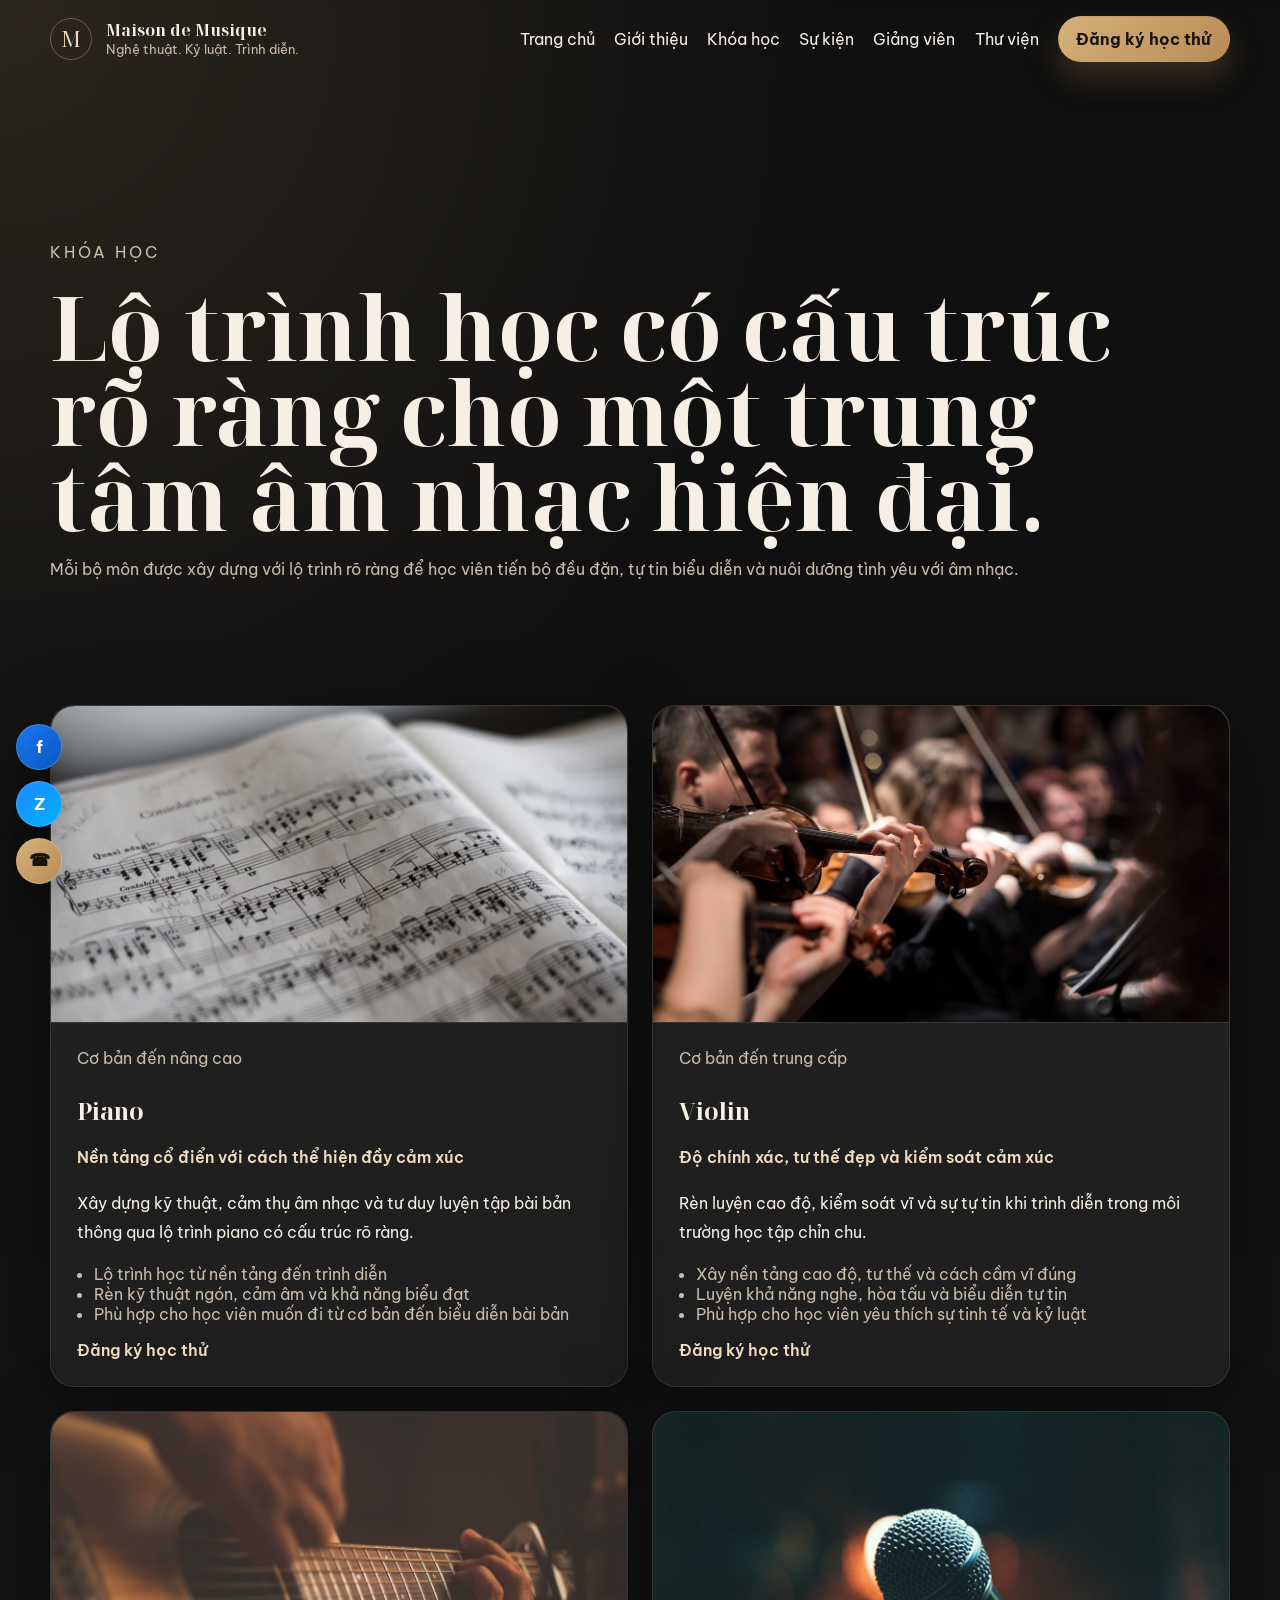
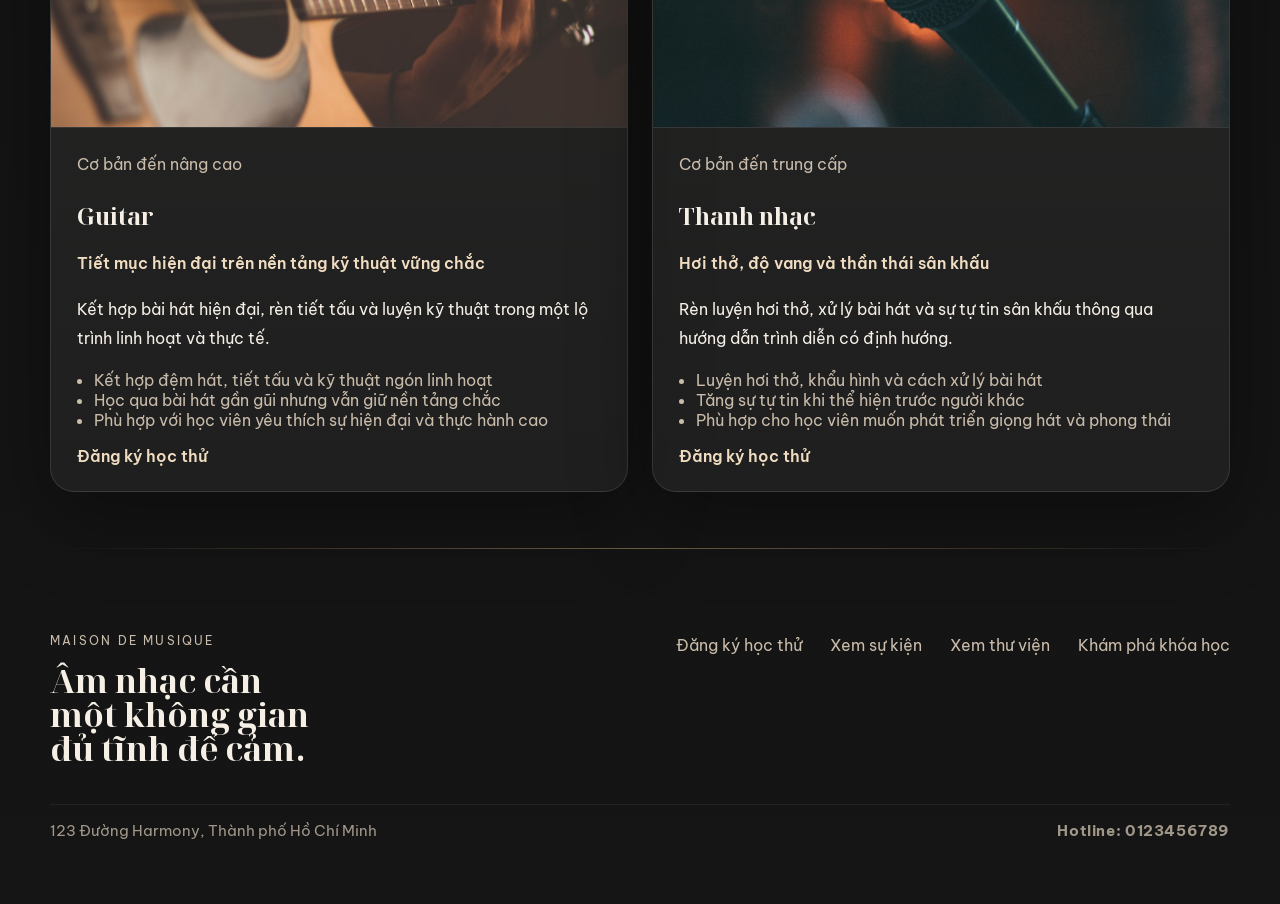
<file: khoa-hoc.html>
<!DOCTYPE html>
<html lang="vi">
<head>
    <meta charset="UTF-8">
    <meta name="viewport" content="width=device-width, initial-scale=1.0">
    <title>Khóa Học | Demo Trung Tâm Âm Nhạc</title>
    <meta name="description" content="Các khóa học âm nhạc với lộ trình rõ ràng và định hướng phát triển toàn diện.">
    <link rel="preconnect" href="https://fonts.googleapis.com">
    <link rel="preconnect" href="https://fonts.gstatic.com" crossorigin>
    <link href="https://fonts.googleapis.com/css2?family=Be+Vietnam+Pro:wght@400;500;600;700&family=Noto+Serif+Display:wght@500;600;700&display=swap&subset=vietnamese" rel="stylesheet">
    <link rel="stylesheet" href="public/assets/css/site.css">
</head>
<body>
    <header class="site-header" data-header>
        <div class="container nav-shell">
            <a href="index.html" class="brand">
                <span class="brand-mark">M</span>
                <span class="brand-copy">
                    <strong>Maison de Musique</strong>
                    <small>Nghệ thuật. Kỷ luật. Trình diễn.</small>
                </span>
            </a>
            <button class="nav-toggle" type="button" aria-label="Mở menu điều hướng" data-nav-toggle>
                <span></span>
                <span></span>
            </button>
            <nav class="nav-links" data-nav-menu>
                <a href="index.html">Trang chủ</a>
                <a href="gioi-thieu.html">Giới thiệu</a>
                <a href="khoa-hoc.html">Khóa học</a>
                <a href="su-kien.html">Sự kiện</a>
                <a href="giang-vien.html">Giảng viên</a>
                <a href="thu-vien.html">Thư viện</a>
                <a href="dang-ky-hoc-thu.html" class="button button-sm">Đăng ký học thử</a>
            </nav>
        </div>
    </header>

    <main>
        <section class="page-hero">
            <div class="container">
                <p class="eyebrow">Khóa học</p>
                <h1>Lộ trình học có cấu trúc rõ ràng cho một trung tâm âm nhạc hiện đại.</h1>
                <p>Mỗi bộ môn được xây dựng với lộ trình rõ ràng để học viên tiến bộ đều đặn, tự tin biểu diễn và nuôi dưỡng tình yêu với âm nhạc.</p>
            </div>
        </section>

        <section class="section">
            <div class="container card-grid card-grid-2">
                <article class="feature-panel course-card">
                    <div class="course-card-media">
                        <img src="public/assets/images/course-piano.jpg" alt="Piano">
                    </div>
                    <p class="card-kicker">Cơ bản đến nâng cao</p>
                    <h2>Piano</h2>
                    <p class="course-tagline">Nền tảng cổ điển với cách thể hiện đầy cảm xúc</p>
                    <p>Xây dựng kỹ thuật, cảm thụ âm nhạc và tư duy luyện tập bài bản thông qua lộ trình piano có cấu trúc rõ ràng.</p>
                    <ul class="detail-list">
                        <li>Lộ trình học từ nền tảng đến trình diễn</li>
                        <li>Rèn kỹ thuật ngón, cảm âm và khả năng biểu đạt</li>
                        <li>Phù hợp cho học viên muốn đi từ cơ bản đến biểu diễn bài bản</li>
                    </ul>
                    <a href="dang-ky-hoc-thu.html" class="text-link">Đăng ký học thử</a>
                </article>
                <article class="feature-panel course-card">
                    <div class="course-card-media">
                        <img src="public/assets/images/course-violin.jpg" alt="Violin">
                    </div>
                    <p class="card-kicker">Cơ bản đến trung cấp</p>
                    <h2>Violin</h2>
                    <p class="course-tagline">Độ chính xác, tư thế đẹp và kiểm soát cảm xúc</p>
                    <p>Rèn luyện cao độ, kiểm soát vĩ và sự tự tin khi trình diễn trong môi trường học tập chỉn chu.</p>
                    <ul class="detail-list">
                        <li>Xây nền tảng cao độ, tư thế và cách cầm vĩ đúng</li>
                        <li>Luyện khả năng nghe, hòa tấu và biểu diễn tự tin</li>
                        <li>Phù hợp cho học viên yêu thích sự tinh tế và kỷ luật</li>
                    </ul>
                    <a href="dang-ky-hoc-thu.html" class="text-link">Đăng ký học thử</a>
                </article>
                <article class="feature-panel course-card">
                    <div class="course-card-media">
                        <img src="public/assets/images/course-guitar.jpg" alt="Guitar">
                    </div>
                    <p class="card-kicker">Cơ bản đến nâng cao</p>
                    <h2>Guitar</h2>
                    <p class="course-tagline">Tiết mục hiện đại trên nền tảng kỹ thuật vững chắc</p>
                    <p>Kết hợp bài hát hiện đại, rèn tiết tấu và luyện kỹ thuật trong một lộ trình linh hoạt và thực tế.</p>
                    <ul class="detail-list">
                        <li>Kết hợp đệm hát, tiết tấu và kỹ thuật ngón linh hoạt</li>
                        <li>Học qua bài hát gần gũi nhưng vẫn giữ nền tảng chắc</li>
                        <li>Phù hợp với học viên yêu thích sự hiện đại và thực hành cao</li>
                    </ul>
                    <a href="dang-ky-hoc-thu.html" class="text-link">Đăng ký học thử</a>
                </article>
                <article class="feature-panel course-card">
                    <div class="course-card-media">
                        <img src="public/assets/images/course-vocal.jpg" alt="Thanh nhạc">
                    </div>
                    <p class="card-kicker">Cơ bản đến trung cấp</p>
                    <h2>Thanh nhạc</h2>
                    <p class="course-tagline">Hơi thở, độ vang và thần thái sân khấu</p>
                    <p>Rèn luyện hơi thở, xử lý bài hát và sự tự tin sân khấu thông qua hướng dẫn trình diễn có định hướng.</p>
                    <ul class="detail-list">
                        <li>Luyện hơi thở, khẩu hình và cách xử lý bài hát</li>
                        <li>Tăng sự tự tin khi thể hiện trước người khác</li>
                        <li>Phù hợp cho học viên muốn phát triển giọng hát và phong thái</li>
                    </ul>
                    <a href="dang-ky-hoc-thu.html" class="text-link">Đăng ký học thử</a>
                </article>
            </div>
        </section>
    </main>

    <div class="floating-contact" aria-label="Liên hệ nhanh">
        <a href="https://facebook.com" class="floating-link is-facebook" target="_blank" rel="noreferrer" aria-label="Liên hệ qua Facebook">
            <span>f</span>
        </a>
        <a href="https://zalo.me" class="floating-link is-zalo" target="_blank" rel="noreferrer" aria-label="Liên hệ qua Zalo">
            <span>Z</span>
        </a>
        <a href="tel:0123456789" class="floating-link is-phone" aria-label="Gọi điện thoại">
            <span>☎</span>
        </a>
    </div>

    <footer class="site-footer">
        <div class="container footer-grid">
            <div class="footer-lead">
                <p class="eyebrow">Maison de Musique</p>
                <h3>Âm nhạc cần một không gian đủ tĩnh để cảm.</h3>
            </div>
            <div class="footer-links footer-links-inline">
                <a href="dang-ky-hoc-thu.html">Đăng ký học thử</a>
                <a href="su-kien.html">Xem sự kiện</a>
                <a href="thu-vien.html">Xem thư viện</a>
                <a href="khoa-hoc.html">Khám phá khóa học</a>
            </div>
        </div>
        <div class="container footer-bottom">
            <p>123 Đường Harmony, Thành phố Hồ Chí Minh</p>
            <p class="footer-phone">Hotline: 0123456789</p>
        </div>
    </footer>

    <script src="public/assets/js/site.js"></script>
</body>
</html>
</file>
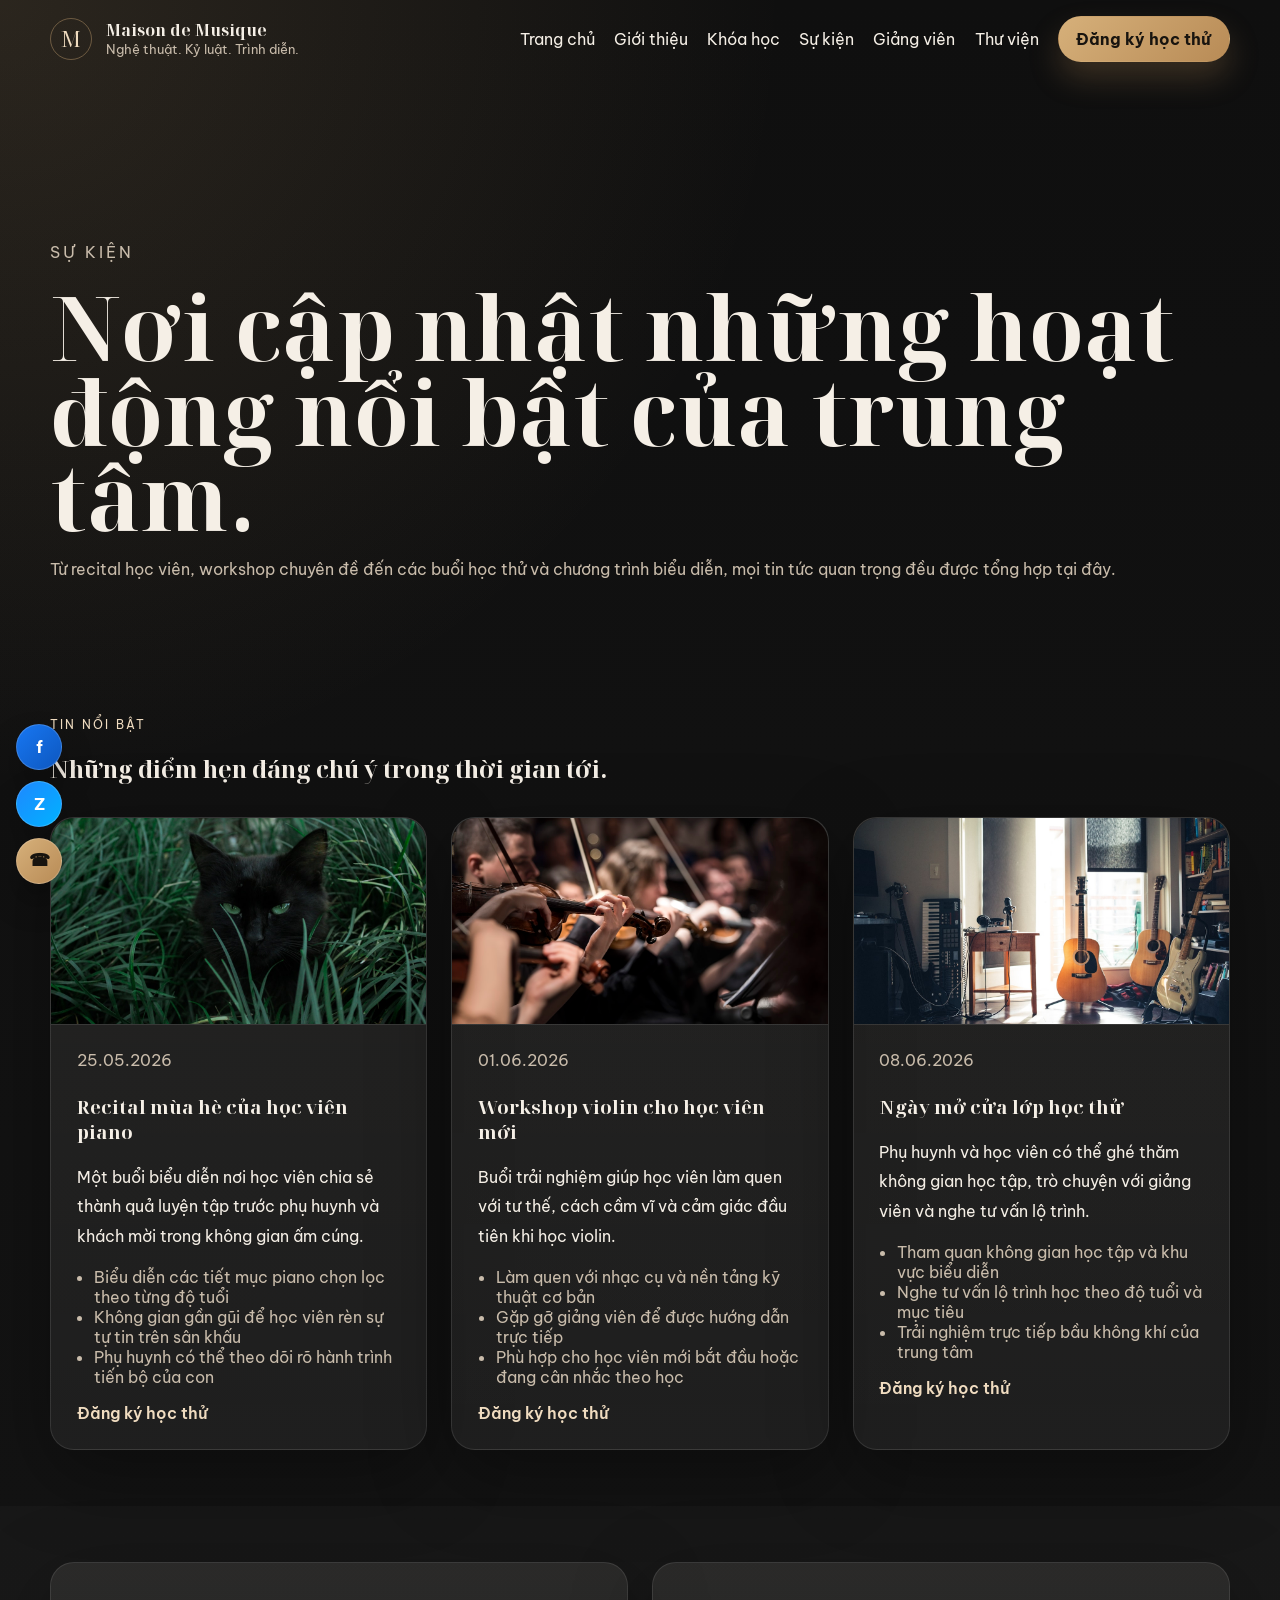
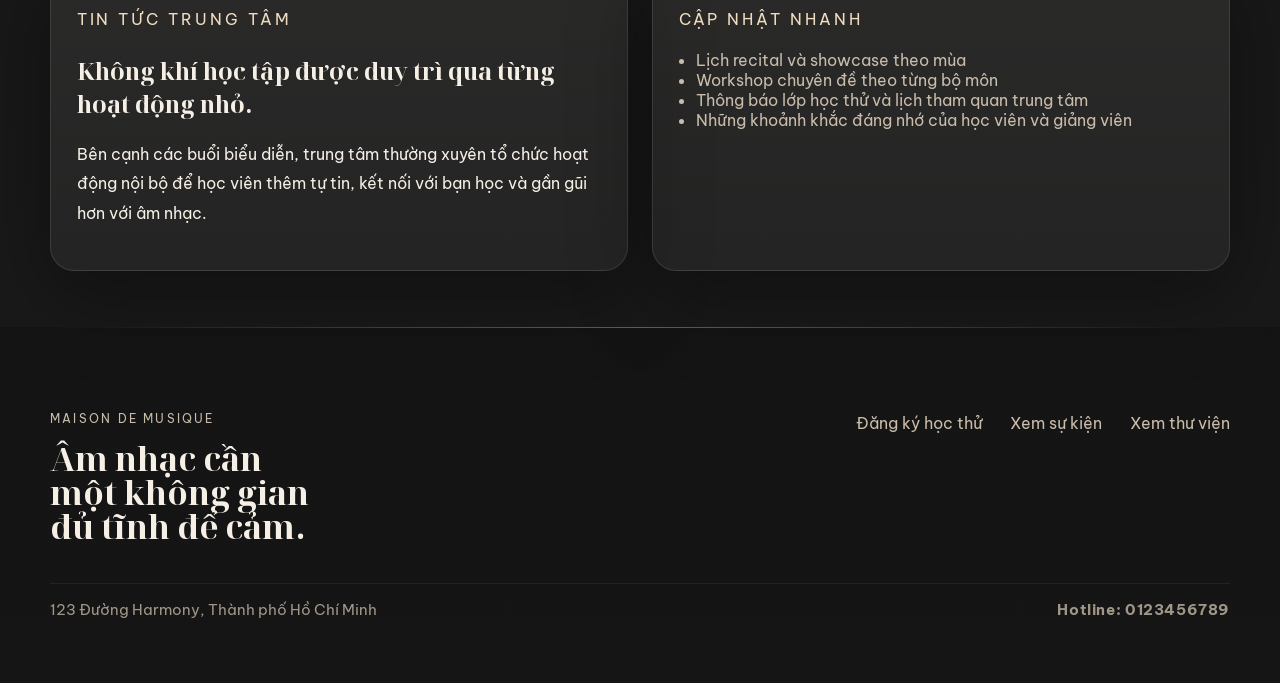
<file: su-kien.html>
<!DOCTYPE html>
<html lang="vi">
<head>
    <meta charset="UTF-8">
    <meta name="viewport" content="width=device-width, initial-scale=1.0">
    <title>Sự Kiện | Demo Trung Tâm Âm Nhạc</title>
    <meta name="description" content="Cập nhật sự kiện, workshop, recital và các hoạt động nổi bật của trung tâm âm nhạc.">
    <link rel="preconnect" href="https://fonts.googleapis.com">
    <link rel="preconnect" href="https://fonts.gstatic.com" crossorigin>
    <link href="https://fonts.googleapis.com/css2?family=Be+Vietnam+Pro:wght@400;500;600;700&family=Noto+Serif+Display:wght@500;600;700&display=swap&subset=vietnamese" rel="stylesheet">
    <link rel="stylesheet" href="public/assets/css/site.css">
</head>
<body>
    <header class="site-header" data-header>
        <div class="container nav-shell">
            <a href="index.html" class="brand">
                <span class="brand-mark">M</span>
                <span class="brand-copy">
                    <strong>Maison de Musique</strong>
                    <small>Nghệ thuật. Kỷ luật. Trình diễn.</small>
                </span>
            </a>
            <button class="nav-toggle" type="button" aria-label="Mở menu điều hướng" data-nav-toggle>
                <span></span>
                <span></span>
            </button>
            <nav class="nav-links" data-nav-menu>
                <a href="index.html">Trang chủ</a>
                <a href="gioi-thieu.html">Giới thiệu</a>
                <a href="khoa-hoc.html">Khóa học</a>
                <a href="su-kien.html">Sự kiện</a>
                <a href="giang-vien.html">Giảng viên</a>
                <a href="thu-vien.html">Thư viện</a>
                <a href="dang-ky-hoc-thu.html" class="button button-sm">Đăng ký học thử</a>
            </nav>
        </div>
    </header>

    <main>
        <section class="page-hero">
            <div class="container">
                <p class="eyebrow">Sự kiện</p>
                <h1>Nơi cập nhật những hoạt động nổi bật của trung tâm.</h1>
                <p>Từ recital học viên, workshop chuyên đề đến các buổi học thử và chương trình biểu diễn, mọi tin tức quan trọng đều được tổng hợp tại đây.</p>
            </div>
        </section>

        <section class="section">
            <div class="container">
                <div class="section-heading">
                    <p class="eyebrow">Tin nổi bật</p>
                    <h2>Những điểm hẹn đáng chú ý trong thời gian tới.</h2>
                </div>
                <div class="card-grid card-grid-3">
                    <article class="feature-panel event-card">
                        <div class="course-card-media">
                            <img src="public/assets/images/event-recital.jpg" alt="Recital mùa hè của học viên piano">
                        </div>
                        <p class="card-kicker">25.05.2026</p>
                        <h3>Recital mùa hè của học viên piano</h3>
                        <p>Một buổi biểu diễn nơi học viên chia sẻ thành quả luyện tập trước phụ huynh và khách mời trong không gian ấm cúng.</p>
                        <ul class="detail-list">
                            <li>Biểu diễn các tiết mục piano chọn lọc theo từng độ tuổi</li>
                            <li>Không gian gần gũi để học viên rèn sự tự tin trên sân khấu</li>
                            <li>Phụ huynh có thể theo dõi rõ hành trình tiến bộ của con</li>
                        </ul>
                        <a class="text-link" href="dang-ky-hoc-thu.html">Đăng ký học thử</a>
                    </article>
                    <article class="feature-panel event-card">
                        <div class="course-card-media">
                            <img src="public/assets/images/event-workshop.jpg" alt="Workshop violin cho học viên mới">
                        </div>
                        <p class="card-kicker">01.06.2026</p>
                        <h3>Workshop violin cho học viên mới</h3>
                        <p>Buổi trải nghiệm giúp học viên làm quen với tư thế, cách cầm vĩ và cảm giác đầu tiên khi học violin.</p>
                        <ul class="detail-list">
                            <li>Làm quen với nhạc cụ và nền tảng kỹ thuật cơ bản</li>
                            <li>Gặp gỡ giảng viên để được hướng dẫn trực tiếp</li>
                            <li>Phù hợp cho học viên mới bắt đầu hoặc đang cân nhắc theo học</li>
                        </ul>
                        <a class="text-link" href="dang-ky-hoc-thu.html">Đăng ký học thử</a>
                    </article>
                    <article class="feature-panel event-card">
                        <div class="course-card-media">
                            <img src="public/assets/images/event-open-day.jpg" alt="Ngày mở cửa lớp học thử">
                        </div>
                        <p class="card-kicker">08.06.2026</p>
                        <h3>Ngày mở cửa lớp học thử</h3>
                        <p>Phụ huynh và học viên có thể ghé thăm không gian học tập, trò chuyện với giảng viên và nghe tư vấn lộ trình.</p>
                        <ul class="detail-list">
                            <li>Tham quan không gian học tập và khu vực biểu diễn</li>
                            <li>Nghe tư vấn lộ trình học theo độ tuổi và mục tiêu</li>
                            <li>Trải nghiệm trực tiếp bầu không khí của trung tâm</li>
                        </ul>
                        <a class="text-link" href="dang-ky-hoc-thu.html">Đăng ký học thử</a>
                    </article>
                </div>
            </div>
        </section>

        <section class="section section-soft">
            <div class="container card-grid card-grid-2">
                <article class="feature-panel">
                    <p class="eyebrow">Tin tức trung tâm</p>
                    <h2>Không khí học tập được duy trì qua từng hoạt động nhỏ.</h2>
                    <p>Bên cạnh các buổi biểu diễn, trung tâm thường xuyên tổ chức hoạt động nội bộ để học viên thêm tự tin, kết nối với bạn học và gần gũi hơn với âm nhạc.</p>
                </article>
                <article class="feature-panel">
                    <p class="eyebrow">Cập nhật nhanh</p>
                    <ul class="detail-list">
                        <li>Lịch recital và showcase theo mùa</li>
                        <li>Workshop chuyên đề theo từng bộ môn</li>
                        <li>Thông báo lớp học thử và lịch tham quan trung tâm</li>
                        <li>Những khoảnh khắc đáng nhớ của học viên và giảng viên</li>
                    </ul>
                </article>
            </div>
        </section>
    </main>

    <div class="floating-contact" aria-label="Liên hệ nhanh">
        <a href="https://facebook.com" class="floating-link is-facebook" target="_blank" rel="noreferrer" aria-label="Liên hệ qua Facebook">
            <span>f</span>
        </a>
        <a href="https://zalo.me" class="floating-link is-zalo" target="_blank" rel="noreferrer" aria-label="Liên hệ qua Zalo">
            <span>Z</span>
        </a>
        <a href="tel:0123456789" class="floating-link is-phone" aria-label="Gọi điện thoại">
            <span>☎</span>
        </a>
    </div>

    <footer class="site-footer">
        <div class="container footer-grid">
            <div class="footer-lead">
                <p class="eyebrow">Maison de Musique</p>
                <h3>Âm nhạc cần một không gian đủ tĩnh để cảm.</h3>
            </div>
            <div class="footer-links footer-links-inline">
                <a href="dang-ky-hoc-thu.html">Đăng ký học thử</a>
                <a href="su-kien.html">Xem sự kiện</a>
                <a href="thu-vien.html">Xem thư viện</a>
            </div>
        </div>
        <div class="container footer-bottom">
            <p>123 Đường Harmony, Thành phố Hồ Chí Minh</p>
            <p class="footer-phone">Hotline: 0123456789</p>
        </div>
    </footer>

    <script src="public/assets/js/site.js"></script>
</body>
</html>
</file>
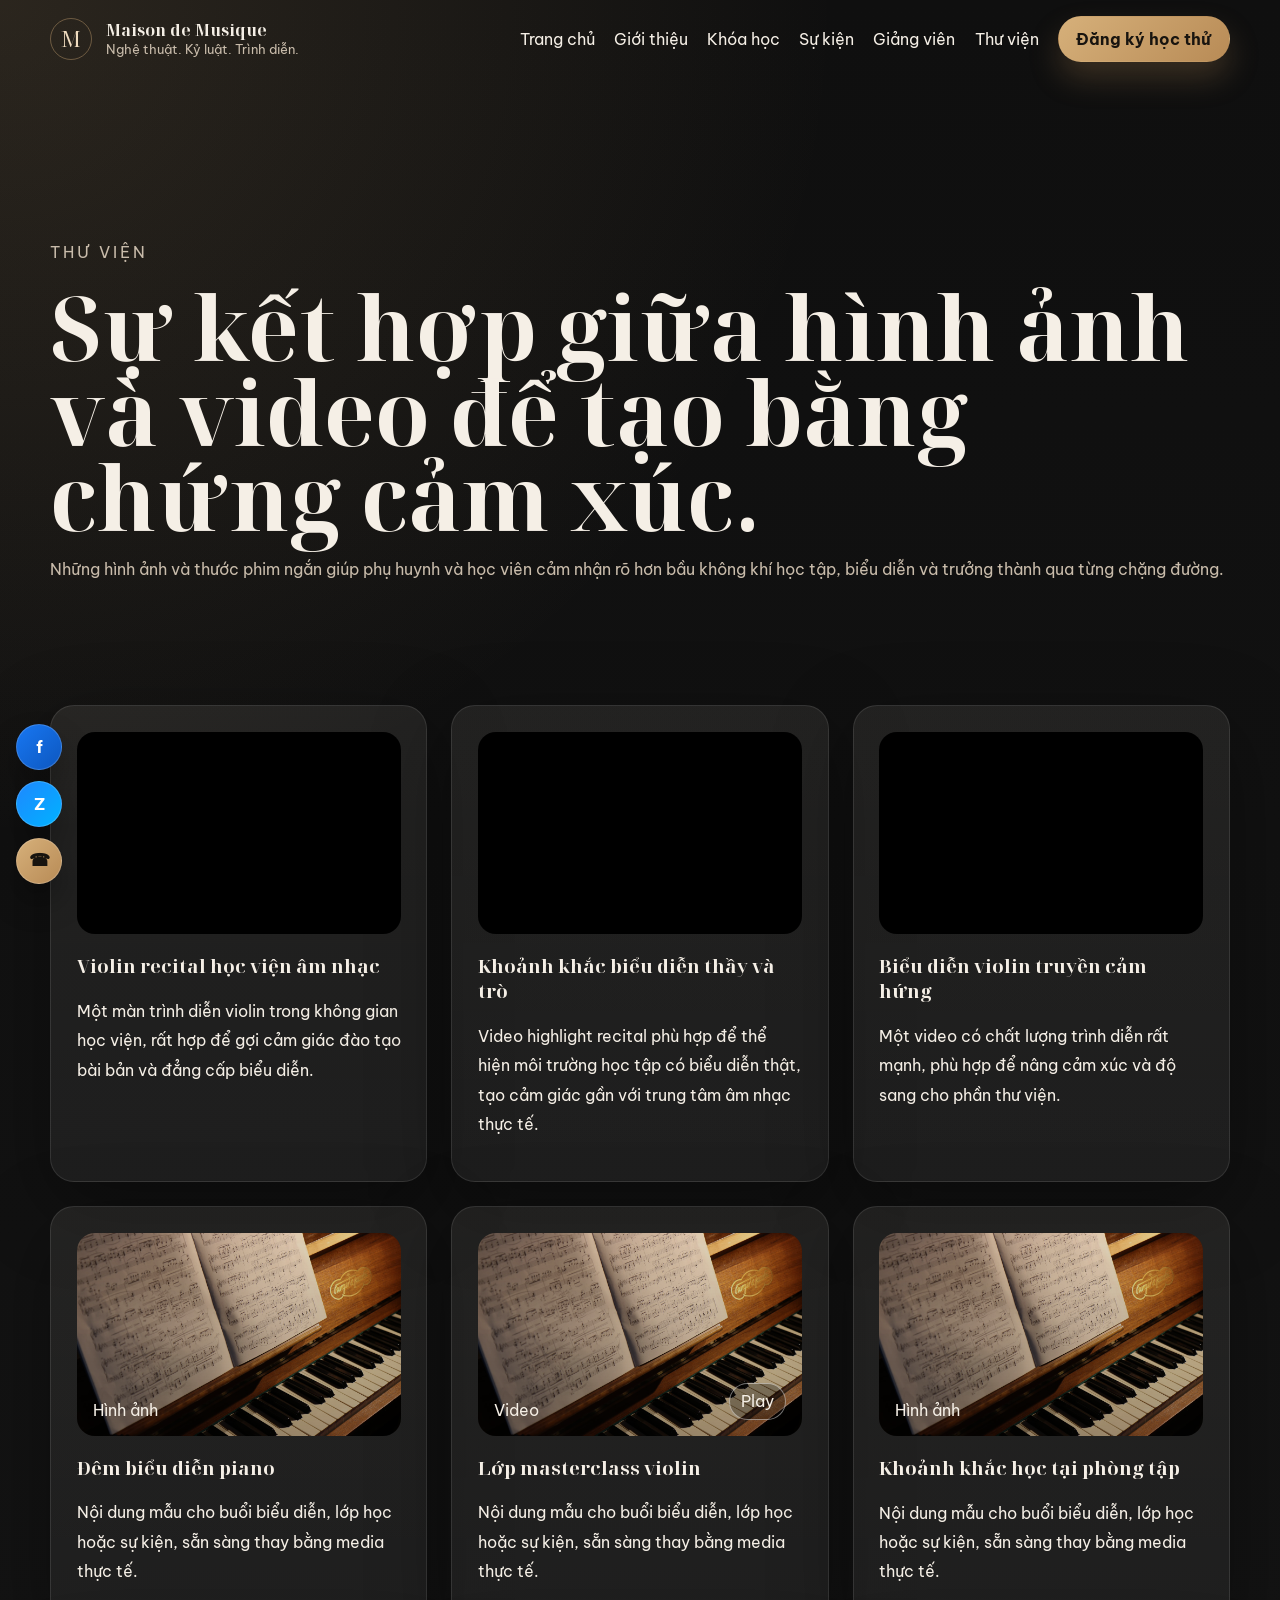
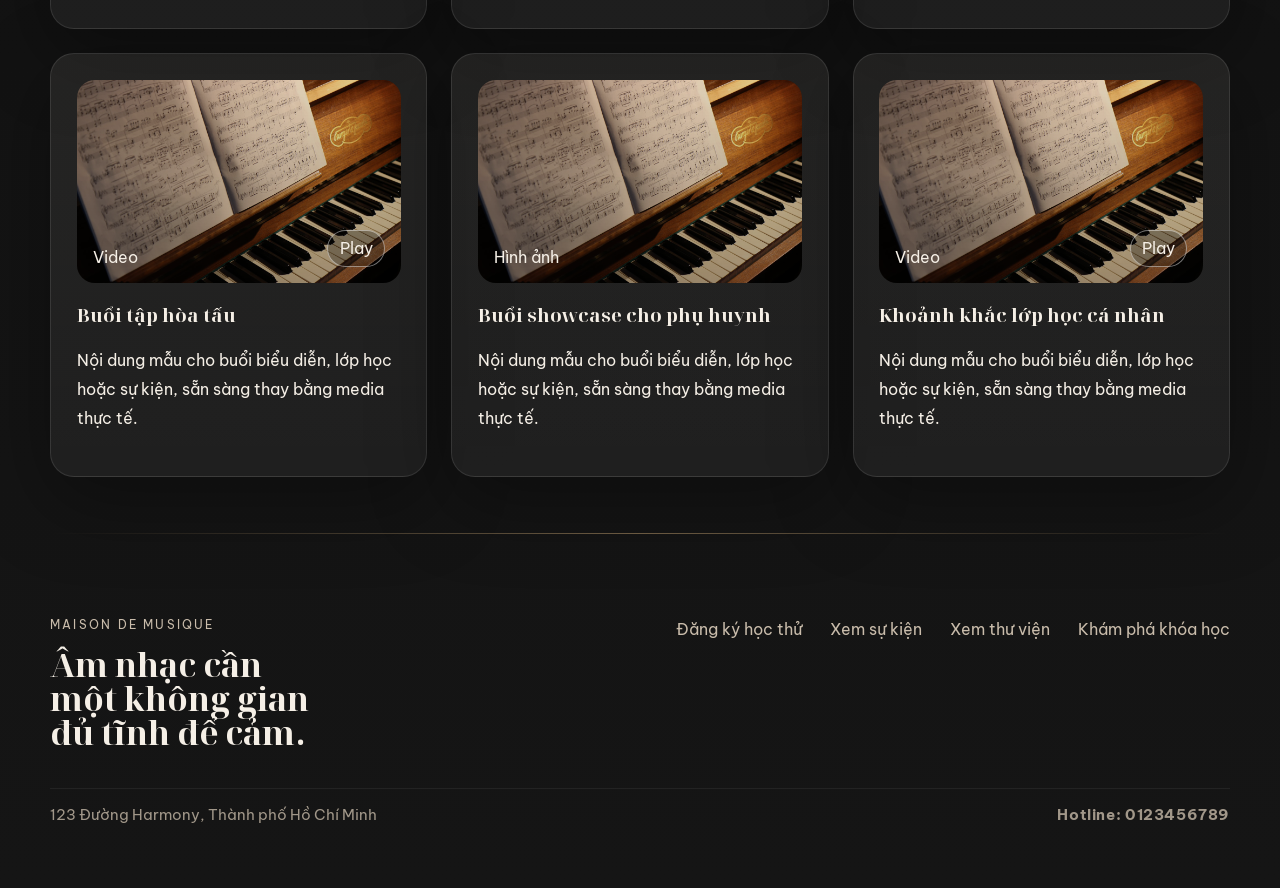
<file: thu-vien.html>
<!DOCTYPE html>
<html lang="vi">
<head>
    <meta charset="UTF-8">
    <meta name="viewport" content="width=device-width, initial-scale=1.0">
    <title>Thư Viện | Demo Trung Tâm Âm Nhạc</title>
    <meta name="description" content="Thư viện hình ảnh và video ghi lại những khoảnh khắc học tập và biểu diễn.">
    <link rel="preconnect" href="https://fonts.googleapis.com">
    <link rel="preconnect" href="https://fonts.gstatic.com" crossorigin>
    <link href="https://fonts.googleapis.com/css2?family=Be+Vietnam+Pro:wght@400;500;600;700&family=Noto+Serif+Display:wght@500;600;700&display=swap&subset=vietnamese" rel="stylesheet">
    <link rel="stylesheet" href="public/assets/css/site.css">
</head>
<body>
    <header class="site-header" data-header>
        <div class="container nav-shell">
            <a href="index.html" class="brand">
                <span class="brand-mark">M</span>
                <span class="brand-copy">
                    <strong>Maison de Musique</strong>
                    <small>Nghệ thuật. Kỷ luật. Trình diễn.</small>
                </span>
            </a>
            <button class="nav-toggle" type="button" aria-label="Mở menu điều hướng" data-nav-toggle>
                <span></span>
                <span></span>
            </button>
            <nav class="nav-links" data-nav-menu>
                <a href="index.html">Trang chủ</a>
                <a href="gioi-thieu.html">Giới thiệu</a>
                <a href="khoa-hoc.html">Khóa học</a>
                <a href="su-kien.html">Sự kiện</a>
                <a href="giang-vien.html">Giảng viên</a>
                <a href="thu-vien.html">Thư viện</a>
                <a href="dang-ky-hoc-thu.html" class="button button-sm">Đăng ký học thử</a>
            </nav>
        </div>
    </header>

    <main>
        <section class="page-hero">
            <div class="container">
                <p class="eyebrow">Thư viện</p>
                <h1>Sự kết hợp giữa hình ảnh và video để tạo bằng chứng cảm xúc.</h1>
                <p>Những hình ảnh và thước phim ngắn giúp phụ huynh và học viên cảm nhận rõ hơn bầu không khí học tập, biểu diễn và trưởng thành qua từng chặng đường.</p>
            </div>
        </section>

        <section class="section">
            <div class="container gallery-grid">
                <article class="gallery-card gallery-card-large">
                    <div class="video-embed">
                        <iframe
                            src="https://www.youtube-nocookie.com/embed/7p8ZY7mfwW8"
                            title="HIMARI - Curtis Recital"
                            loading="lazy"
                            allow="accelerometer; autoplay; clipboard-write; encrypted-media; gyroscope; picture-in-picture; web-share"
                            referrerpolicy="strict-origin-when-cross-origin"
                            allowfullscreen></iframe>
                    </div>
                    <h3>Violin recital học viện âm nhạc</h3>
                    <p>Một màn trình diễn violin trong không gian học viện, rất hợp để gợi cảm giác đào tạo bài bản và đẳng cấp biểu diễn.</p>
                </article>
                <article class="gallery-card gallery-card-large">
                    <div class="video-embed">
                        <iframe
                            src="https://www.youtube-nocookie.com/embed/BBFhjbpb6RM"
                            title="Faculty Student Recital Highlights"
                            loading="lazy"
                            allow="accelerometer; autoplay; clipboard-write; encrypted-media; gyroscope; picture-in-picture; web-share"
                            referrerpolicy="strict-origin-when-cross-origin"
                            allowfullscreen></iframe>
                    </div>
                    <h3>Khoảnh khắc biểu diễn thầy và trò</h3>
                    <p>Video highlight recital phù hợp để thể hiện môi trường học tập có biểu diễn thật, tạo cảm giác gần với trung tâm âm nhạc thực tế.</p>
                </article>
                <article class="gallery-card gallery-card-large">
                    <div class="video-embed">
                        <iframe
                            src="https://www.youtube-nocookie.com/embed/lnkwwUGBZTY"
                            title="HIMARI Berliner Philharmoniker Excerpt"
                            loading="lazy"
                            allow="accelerometer; autoplay; clipboard-write; encrypted-media; gyroscope; picture-in-picture; web-share"
                            referrerpolicy="strict-origin-when-cross-origin"
                            allowfullscreen></iframe>
                    </div>
                    <h3>Biểu diễn violin truyền cảm hứng</h3>
                    <p>Một video có chất lượng trình diễn rất mạnh, phù hợp để nâng cảm xúc và độ sang cho phần thư viện.</p>
                </article>
                <article class="gallery-card gallery-card-large">
                    <div class="gallery-media"><span>Hình ảnh</span></div>
                    <h3>Đêm biểu diễn piano</h3>
                    <p>Nội dung mẫu cho buổi biểu diễn, lớp học hoặc sự kiện, sẵn sàng thay bằng media thực tế.</p>
                </article>
                <article class="gallery-card gallery-card-large">
                    <div class="gallery-media is-video"><span>Video</span></div>
                    <h3>Lớp masterclass violin</h3>
                    <p>Nội dung mẫu cho buổi biểu diễn, lớp học hoặc sự kiện, sẵn sàng thay bằng media thực tế.</p>
                </article>
                <article class="gallery-card gallery-card-large">
                    <div class="gallery-media"><span>Hình ảnh</span></div>
                    <h3>Khoảnh khắc học tại phòng tập</h3>
                    <p>Nội dung mẫu cho buổi biểu diễn, lớp học hoặc sự kiện, sẵn sàng thay bằng media thực tế.</p>
                </article>
                <article class="gallery-card gallery-card-large">
                    <div class="gallery-media is-video"><span>Video</span></div>
                    <h3>Buổi tập hòa tấu</h3>
                    <p>Nội dung mẫu cho buổi biểu diễn, lớp học hoặc sự kiện, sẵn sàng thay bằng media thực tế.</p>
                </article>
                <article class="gallery-card gallery-card-large">
                    <div class="gallery-media"><span>Hình ảnh</span></div>
                    <h3>Buổi showcase cho phụ huynh</h3>
                    <p>Nội dung mẫu cho buổi biểu diễn, lớp học hoặc sự kiện, sẵn sàng thay bằng media thực tế.</p>
                </article>
                <article class="gallery-card gallery-card-large">
                    <div class="gallery-media is-video"><span>Video</span></div>
                    <h3>Khoảnh khắc lớp học cá nhân</h3>
                    <p>Nội dung mẫu cho buổi biểu diễn, lớp học hoặc sự kiện, sẵn sàng thay bằng media thực tế.</p>
                </article>
            </div>
        </section>
    </main>

    <div class="floating-contact" aria-label="Liên hệ nhanh">
        <a href="https://facebook.com" class="floating-link is-facebook" target="_blank" rel="noreferrer" aria-label="Liên hệ qua Facebook">
            <span>f</span>
        </a>
        <a href="https://zalo.me" class="floating-link is-zalo" target="_blank" rel="noreferrer" aria-label="Liên hệ qua Zalo">
            <span>Z</span>
        </a>
        <a href="tel:0123456789" class="floating-link is-phone" aria-label="Gọi điện thoại">
            <span>☎</span>
        </a>
    </div>

    <footer class="site-footer">
        <div class="container footer-grid">
            <div class="footer-lead">
                <p class="eyebrow">Maison de Musique</p>
                <h3>Âm nhạc cần một không gian đủ tĩnh để cảm.</h3>
            </div>
            <div class="footer-links footer-links-inline">
                <a href="dang-ky-hoc-thu.html">Đăng ký học thử</a>
                <a href="su-kien.html">Xem sự kiện</a>
                <a href="thu-vien.html">Xem thư viện</a>
                <a href="khoa-hoc.html">Khám phá khóa học</a>
            </div>
        </div>
        <div class="container footer-bottom">
            <p>123 Đường Harmony, Thành phố Hồ Chí Minh</p>
            <p class="footer-phone">Hotline: 0123456789</p>
        </div>
    </footer>

    <script src="public/assets/js/site.js"></script>
</body>
</html>
</file>
<file: public/assets/css/site.css>
:root {
    --bg: #111111;
    --bg-soft: #181818;
    --panel: rgba(255, 255, 255, 0.05);
    --panel-strong: rgba(255, 248, 235, 0.08);
    --text: #f5efe6;
    --muted: #c9bcab;
    --accent: #d6b07a;
    --accent-soft: #f0dcc0;
    --border: rgba(255, 255, 255, 0.1);
    --shadow: 0 24px 80px rgba(0, 0, 0, 0.35);
    --radius: 24px;
    --container: 1180px;
}

* {
    box-sizing: border-box;
}

html {
    scroll-behavior: smooth;
    scrollbar-width: thin;
    scrollbar-color: rgba(214, 176, 122, 0.92) rgba(255, 255, 255, 0.06);
}

html::-webkit-scrollbar,
body::-webkit-scrollbar {
    width: 12px;
    height: 12px;
}

html::-webkit-scrollbar-track,
body::-webkit-scrollbar-track {
    background: rgba(255, 255, 255, 0.06);
}

html::-webkit-scrollbar-thumb,
body::-webkit-scrollbar-thumb {
    background: linear-gradient(180deg, rgba(240, 220, 192, 0.96), rgba(214, 176, 122, 0.92));
    border-radius: 999px;
    border: 2px solid rgba(17, 17, 17, 0.92);
}

body {
    margin: 0;
    font-family: "Be Vietnam Pro", sans-serif;
    background:
        radial-gradient(circle at top left, rgba(214, 176, 122, 0.14), transparent 30%),
        linear-gradient(180deg, #0f0f0f 0%, #151515 100%);
    color: var(--text);
}

.scroll-music-lane {
    position: fixed;
    top: 0;
    right: 0.75rem;
    width: 3rem;
    height: 100vh;
    z-index: 55;
    pointer-events: none;
}

.scroll-music-toggle {
    display: none;
}

.scroll-music-rail,
.scroll-music-glow,
.scroll-music-progress {
    display: none;
}

.scroll-music-notes {
    position: absolute;
    inset: 0;
    overflow: hidden;
}

.scroll-music-note {
    position: absolute;
    right: 0.4rem;
    color: rgba(255, 243, 225, 0.92);
    font-family: "Noto Serif Display", serif;
    font-size: 1.2rem;
    text-shadow: 0 0 18px rgba(214, 176, 122, 0.45);
    transform: translate3d(0, 0, 0) scale(var(--note-scale, 1)) rotate(var(--note-rotation, 0deg));
    animation: scroll-note-rise 1.45s cubic-bezier(0.22, 1, 0.36, 1) forwards;
}

@keyframes scroll-note-rise {
    0% {
        opacity: 0;
        transform: translate3d(0, 0, 0) scale(0.72) rotate(0deg);
    }
    18% {
        opacity: 1;
    }
    100% {
        opacity: 0;
        transform: translate3d(var(--note-drift, -18px), -52px, 0) scale(var(--note-scale, 1)) rotate(var(--note-rotation, 0deg));
    }
}

a {
    color: inherit;
    text-decoration: none;
}

video,
img {
    max-width: 100%;
}

.container {
    width: min(calc(100% - 2rem), var(--container));
    margin: 0 auto;
}

.site-header {
    position: sticky;
    top: 0;
    z-index: 50;
    transition: background-color 180ms ease, backdrop-filter 180ms ease, border-color 180ms ease;
}

.site-header.is-scrolled {
    background: rgba(10, 10, 10, 0.72);
    backdrop-filter: blur(18px);
    border-bottom: 1px solid var(--border);
}

.floating-contact {
    position: fixed;
    left: 1rem;
    bottom: 1rem;
    z-index: 60;
    display: flex;
    flex-direction: column;
    gap: 0.65rem;
}

.floating-link {
    width: 2.9rem;
    height: 2.9rem;
    display: grid;
    place-items: center;
    border-radius: 999px;
    color: #fff;
    font-weight: 700;
    font-size: 1.05rem;
    border: 1px solid rgba(255, 255, 255, 0.18);
    box-shadow: 0 18px 32px rgba(0, 0, 0, 0.28);
    animation: float-spin-bounce 2.2s cubic-bezier(0.22, 1, 0.36, 1) infinite;
    transition: transform 180ms ease, box-shadow 180ms ease;
}

.floating-link:nth-child(2) {
    animation-delay: 0.18s;
}

.floating-link:nth-child(3) {
    animation-delay: 0.36s;
}

.floating-link:hover {
    transform: translateY(-6px) scale(1.08) rotate(-10deg);
    box-shadow: 0 22px 36px rgba(0, 0, 0, 0.38);
}

.floating-link span {
    line-height: 1;
}

.is-facebook {
    background: linear-gradient(135deg, #1877f2, #0d57bf);
}

.is-zalo {
    background: linear-gradient(135deg, #1e88ff, #00b2ff);
}

.is-phone {
    background: linear-gradient(135deg, #d6b07a, #b88b56);
    color: #18140f;
}

@keyframes float-spin-bounce {
    0%, 100% {
        transform: translateY(0) rotate(0deg);
    }
    18% {
        transform: translateY(-7px) rotate(-14deg);
    }
    36% {
        transform: translateY(2px) rotate(12deg);
    }
    52% {
        transform: translateY(-5px) rotate(-10deg);
    }
    70% {
        transform: translateY(1px) rotate(8deg);
    }
}

.nav-shell {
    display: flex;
    align-items: center;
    justify-content: space-between;
    gap: 1rem;
    padding: 1rem 0;
}

.brand {
    display: inline-flex;
    align-items: center;
    gap: 0.85rem;
}

.brand-mark {
    width: 2.65rem;
    height: 2.65rem;
    display: grid;
    place-items: center;
    border: 1px solid rgba(214, 176, 122, 0.4);
    border-radius: 999px;
    color: var(--accent-soft);
    font-family: "Noto Serif Display", serif;
    font-size: 1.35rem;
}

.brand-copy {
    display: flex;
    flex-direction: column;
}

.brand-copy strong,
.hero h1,
.page-hero h1,
h2,
h3 {
    font-family: "Noto Serif Display", serif;
}

.brand-copy small,
.card-kicker,
.hero-copy,
.page-hero p,
.site-footer p,
.detail-list,
input,
select,
textarea {
    color: var(--muted);
}

.nav-links {
    display: flex;
    align-items: center;
    gap: 1.2rem;
}

.nav-toggle {
    display: none;
    border: 0;
    background: transparent;
    padding: 0;
}

.nav-toggle span {
    display: block;
    width: 1.5rem;
    height: 2px;
    margin: 0.3rem 0;
    background: var(--text);
}

.button {
    display: inline-flex;
    align-items: center;
    justify-content: center;
    gap: 0.5rem;
    padding: 0.95rem 1.4rem;
    border-radius: 999px;
    background: linear-gradient(135deg, var(--accent), #b88b56);
    color: #18140f;
    font-weight: 700;
    border: 1px solid transparent;
    transition: transform 180ms ease, box-shadow 180ms ease;
    box-shadow: 0 16px 30px rgba(184, 139, 86, 0.25);
}

.button:hover,
.info-card:hover,
.profile-card:hover,
.gallery-card:hover,
.feature-panel:hover {
    transform: translateY(-4px);
}

.button-sm {
    padding: 0.75rem 1.1rem;
}

.button-ghost {
    background: transparent;
    color: var(--text);
    border-color: var(--border);
    box-shadow: none;
}

.hero {
    position: relative;
    min-height: 100vh;
    display: flex;
    align-items: center;
    overflow: hidden;
}

.hero-video,
.hero-overlay {
    position: absolute;
    inset: 0;
}

.hero-video {
    width: 100%;
    height: 100%;
    object-fit: cover;
}

.hero-overlay {
    background:
        linear-gradient(90deg, rgba(10, 10, 10, 0.85) 0%, rgba(10, 10, 10, 0.42) 45%, rgba(10, 10, 10, 0.75) 100%),
        linear-gradient(180deg, rgba(16, 12, 7, 0.25) 0%, rgba(16, 12, 7, 0.78) 100%);
}

.hero-content,
.page-hero .container {
    position: relative;
    z-index: 1;
}

.hero-content {
    padding: 8rem 0 6rem;
    max-width: 46rem;
}

.hero h1,
.page-hero h1 {
    font-size: clamp(3.2rem, 7vw, 6.4rem);
    line-height: 0.95;
    margin: 0 0 1rem;
}

.hero-copy,
.page-hero p,
.split-section p,
.feature-panel p,
.info-card p,
.profile-card p,
.gallery-card p {
    font-size: 1.02rem;
    line-height: 1.8;
}

.hero-actions {
    display: flex;
    flex-wrap: wrap;
    gap: 1rem;
    margin-top: 2rem;
}

.eyebrow {
    text-transform: uppercase;
    letter-spacing: 0.18em;
    font-size: 0.77rem;
    color: var(--accent-soft);
    margin-bottom: 1rem;
}

.page-hero {
    padding: 9rem 0 3rem;
}

.section {
    padding: 3.5rem 0;
}

.section-soft {
    background: rgba(255, 255, 255, 0.02);
}

@media (max-width: 900px) {
    .scroll-music-lane {
        right: 0.35rem;
        width: 2.4rem;
    }

    .scroll-music-note {
        right: 0.25rem;
        font-size: 1rem;
    }

}

.split-section,
.cta-panel,
.form-layout,
.footer-grid,
.split-cards,
.artistic-story {
    display: grid;
    gap: 2rem;
}

.split-section,
.cta-panel,
.footer-grid {
    grid-template-columns: repeat(2, minmax(0, 1fr));
    align-items: center;
}

.split-cards,
.form-layout,
.artistic-story {
    grid-template-columns: 0.95fr 1.05fr;
}

.artistic-story {
    align-items: center;
}

.artistic-story-reverse {
    grid-template-columns: 1.05fr 0.95fr;
}

.story-copy h2 {
    max-width: 12ch;
    font-size: clamp(2.3rem, 5vw, 4.3rem);
    line-height: 1.02;
    margin: 0 0 1rem;
}

.story-copy p:last-child {
    max-width: 36rem;
}

.story-composition {
    position: relative;
    min-height: 34rem;
}

.composition-main,
.composition-note {
    border-radius: 28px;
    border: 1px solid var(--border);
    box-shadow: var(--shadow);
}

.composition-main {
    position: absolute;
    inset: 0 4rem 4rem 0;
    background:
        linear-gradient(180deg, rgba(0, 0, 0, 0.08), rgba(0, 0, 0, 0.36)),
        url("../images/story-composition.jpg") center / cover;
}

.composition-main-about {
    background:
        linear-gradient(180deg, rgba(0, 0, 0, 0.12), rgba(0, 0, 0, 0.42)),
        url("../images/gallery-cover.jpg") center / cover;
}

.composition-note {
    position: absolute;
    right: 0;
    bottom: 0;
    width: min(18rem, 80%);
    padding: 1.5rem;
    background: linear-gradient(180deg, rgba(241, 224, 198, 0.14), rgba(255, 255, 255, 0.05));
    backdrop-filter: blur(12px);
}

.composition-note-wide {
    width: min(22rem, 84%);
}

.quote-mark {
    margin: 0;
    font-family: "Noto Serif Display", serif;
    font-size: 4rem;
    line-height: 0.8;
    color: var(--accent-soft);
}

.artistic-rhythm {
    display: grid;
    gap: 2rem;
}

.rhythm-intro {
    max-width: 42rem;
}

.rhythm-grid {
    display: grid;
    grid-template-columns: 1.2fr 1fr 1fr;
    gap: 1.5rem;
}

.rhythm-card {
    position: relative;
    overflow: hidden;
    min-height: 17rem;
    padding: 1.75rem;
    border-radius: 28px;
    border: 1px solid var(--border);
    background:
        radial-gradient(circle at top right, rgba(214, 176, 122, 0.12), transparent 35%),
        linear-gradient(180deg, rgba(255, 248, 235, 0.06), rgba(255, 255, 255, 0.03));
    box-shadow: var(--shadow);
}

.rhythm-card::before {
    content: "";
    position: absolute;
    inset: 0;
    background:
        linear-gradient(180deg, rgba(8, 8, 8, 0.24), rgba(8, 8, 8, 0.68)),
        radial-gradient(circle at top left, rgba(214, 176, 122, 0.14), transparent 40%);
    z-index: 0;
}

.rhythm-card > * {
    position: relative;
    z-index: 1;
}

.rhythm-card span {
    display: inline-block;
    margin-bottom: 1.35rem;
    color: var(--accent-soft);
    font-family: "Noto Serif Display", serif;
    font-size: 1.1rem;
}

.rhythm-card h3 {
    font-size: 1.55rem;
    line-height: 1.12;
    margin: 0 0 0.75rem;
}

.rhythm-card p {
    margin: 0;
    max-width: 22rem;
    font-size: 1rem;
    line-height: 1.65;
    color: rgba(245, 239, 230, 0.92);
}

.rhythm-card-text {
    width: min(100%, 25rem);
    padding: 1rem 1.05rem 1.1rem;
    border-radius: 20px;
    background: linear-gradient(180deg, rgba(10, 10, 10, 0.48), rgba(10, 10, 10, 0.72));
    backdrop-filter: blur(10px);
}

.rhythm-card-large {
    background:
        url("../images/rhythm-card.jpg") center / cover;
}

.rhythm-card-photo-two {
    background:
        url("../images/rhythm-card-02-new.jpg") center / cover;
}

.rhythm-card-photo-three {
    background:
        url("../images/rhythm-card-03.jpg") center / cover;
}

.rhythm-card-photo-two::before,
.rhythm-card-photo-three::before {
    background:
        linear-gradient(180deg, rgba(8, 8, 8, 0.34), rgba(8, 8, 8, 0.8)),
        linear-gradient(90deg, rgba(8, 8, 8, 0.35), rgba(8, 8, 8, 0.15));
}

.rhythm-card-large .rhythm-card-text,
.rhythm-card-photo-two .rhythm-card-text,
.rhythm-card-photo-three .rhythm-card-text {
    margin-top: 1.5rem;
}

.about-atmosphere {
    display: grid;
    gap: 2rem;
}

.about-grid {
    display: grid;
    grid-template-columns: 1.2fr 1fr 1fr;
    gap: 1.5rem;
}

.about-panel {
    min-height: 24rem;
    border-radius: 28px;
    border: 1px solid var(--border);
    box-shadow: var(--shadow);
}

.about-panel-image {
    position: relative;
    overflow: hidden;
    background:
        linear-gradient(180deg, rgba(8, 8, 8, 0.16), rgba(8, 8, 8, 0.72)),
        url("../images/about-panel-01.jpg") center / cover;
}

.about-panel-image-two {
    background:
        linear-gradient(180deg, rgba(8, 8, 8, 0.2), rgba(8, 8, 8, 0.78)),
        url("../images/about-panel-02.jpg") center / cover;
}

.about-panel-image-three {
    background:
        linear-gradient(180deg, rgba(8, 8, 8, 0.2), rgba(8, 8, 8, 0.78)),
        url("../images/about-panel-03.jpg") center / cover;
}

.about-panel-copy {
    position: absolute;
    left: 1.4rem;
    right: 1.4rem;
    bottom: 1.4rem;
    padding: 1.1rem 1.15rem;
    border-radius: 20px;
    background: linear-gradient(180deg, rgba(10, 10, 10, 0.42), rgba(10, 10, 10, 0.72));
    backdrop-filter: blur(10px);
}

.about-panel-copy h3 {
    margin: 0 0 0.6rem;
    font-size: 1.55rem;
}

.about-panel-copy p {
    margin: 0;
    color: rgba(245, 239, 230, 0.92);
}

.section-heading {
    margin-bottom: 2rem;
}

.card-grid {
    display: grid;
    gap: 1.5rem;
}

.card-grid-4 {
    grid-template-columns: repeat(4, minmax(0, 1fr));
}

.card-grid-3 {
    grid-template-columns: repeat(3, minmax(0, 1fr));
}

.card-grid-2 {
    grid-template-columns: repeat(2, minmax(0, 1fr));
}

.info-card,
.profile-card,
.gallery-card,
.feature-panel,
.booking-form,
.cta-panel {
    background: linear-gradient(180deg, var(--panel-strong), var(--panel));
    border: 1px solid var(--border);
    border-radius: var(--radius);
    box-shadow: var(--shadow);
    transition: transform 180ms ease, border-color 180ms ease;
}

.info-card,
.profile-card,
.gallery-card,
.feature-panel,
.booking-form {
    padding: 1.6rem;
}

.card-link,
.text-link {
    color: var(--accent-soft);
    font-weight: 600;
}

.course-card {
    overflow: hidden;
}

.course-card-media {
    margin: -1.6rem -1.6rem 1.35rem;
    aspect-ratio: 16 / 8.8;
    overflow: hidden;
    border-radius: 24px 24px 0 0;
    border-bottom: 1px solid var(--border);
}

.course-card-media img {
    width: 100%;
    height: 100%;
    object-fit: cover;
    display: block;
}

.course-tagline {
    margin-top: -0.2rem;
    color: var(--accent-soft);
    font-weight: 600;
}

.feature-panel.about-panel-image,
.feature-panel.about-panel-image-two,
.feature-panel.about-panel-image-three,
.about-panel.about-panel-image {
    min-height: 24rem;
    background-size: cover;
    background-position: center;
}

.feature-panel.about-panel-image-two {
    background:
        linear-gradient(180deg, rgba(8, 8, 8, 0.2), rgba(8, 8, 8, 0.78)),
        url("../images/about-panel-02.jpg") center / cover;
}

.feature-panel.about-panel-image-three {
    background:
        linear-gradient(180deg, rgba(8, 8, 8, 0.2), rgba(8, 8, 8, 0.78)),
        url("../images/about-panel-03.jpg") center / cover;
}

.profile-portrait,
.gallery-media,
.video-embed {
    border-radius: 18px;
    margin-bottom: 1.2rem;
}

.profile-portrait {
    aspect-ratio: 4 / 4.7;
    background:
        linear-gradient(180deg, rgba(214, 176, 122, 0.18), rgba(255, 255, 255, 0.04)),
        url("../images/teacher-portrait.jpg") center / cover;
}

.gallery-grid {
    display: grid;
    grid-template-columns: repeat(3, minmax(0, 1fr));
    gap: 1.5rem;
}

.gallery-media {
    aspect-ratio: 16 / 10;
    background:
        linear-gradient(180deg, rgba(0, 0, 0, 0.12), rgba(0, 0, 0, 0.38)),
        url("../images/gallery-cover.jpg") center / cover;
    display: flex;
    align-items: flex-end;
    padding: 1rem;
}

.video-embed {
    position: relative;
    overflow: hidden;
    aspect-ratio: 16 / 10;
    background: #000;
}

.video-embed iframe {
    width: 100%;
    height: 100%;
    border: 0;
}

.gallery-media.is-video::after {
    content: "Play";
    margin-left: auto;
    padding: 0.45rem 0.7rem;
    border-radius: 999px;
    border: 1px solid rgba(255, 255, 255, 0.45);
    background: rgba(0, 0, 0, 0.3);
}

.detail-list {
    padding-left: 1.1rem;
}

.booking-form {
    display: grid;
    gap: 1.25rem;
}

.field-grid {
    display: grid;
    grid-template-columns: repeat(2, minmax(0, 1fr));
    gap: 1rem;
}

.field-full {
    grid-column: 1 / -1;
}

label {
    display: grid;
    gap: 0.55rem;
}

input,
select,
textarea {
    width: 100%;
    padding: 0.95rem 1rem;
    border-radius: 16px;
    border: 1px solid var(--border);
    background: rgba(255, 255, 255, 0.04);
    font: inherit;
}

.form-success {
    margin: 0;
    color: var(--accent-soft);
}

.cta-panel {
    padding: 2rem;
}

.site-footer {
    position: relative;
    padding: 4.5rem 0 4rem;
}

.site-footer::before {
    content: "";
    position: absolute;
    top: 0;
    left: 50%;
    width: min(92%, var(--container));
    height: 1px;
    transform: translateX(-50%);
    background: linear-gradient(90deg, transparent, rgba(214, 176, 122, 0.45), transparent);
}

.footer-grid {
    grid-template-columns: 1fr auto;
    align-items: start;
    gap: 2rem;
}

.footer-lead h3 {
    max-width: 14ch;
    margin: 0;
    font-size: clamp(1.45rem, 2.6vw, 2.1rem);
    line-height: 1.02;
}

.footer-links {
    padding-top: 0.9rem;
}

.footer-links a {
    display: inline-block;
    margin: 0 0 0 1.5rem;
    color: var(--muted);
    border-bottom: 1px solid transparent;
    transition: color 180ms ease, border-color 180ms ease, transform 180ms ease;
}

.footer-links a:first-child {
    margin-left: 0;
}

.footer-links a:hover {
    color: var(--accent-soft);
    border-color: rgba(214, 176, 122, 0.45);
    transform: translateY(-1px);
}

.footer-bottom {
    display: flex;
    justify-content: space-between;
    gap: 1rem;
    margin-top: 2.4rem;
    padding-top: 1rem;
    border-top: 1px solid rgba(255, 255, 255, 0.06);
}

.footer-bottom p {
    margin: 0;
    color: rgba(201, 188, 171, 0.78);
    font-size: 0.95rem;
}

.footer-phone {
    color: var(--accent-soft);
    font-size: 1.12rem;
    font-weight: 700;
    letter-spacing: 0.04em;
}

@media (max-width: 1024px) {
    .card-grid-4,
    .card-grid-3,
    .gallery-grid {
        grid-template-columns: repeat(2, minmax(0, 1fr));
    }

    .split-section,
    .cta-panel,
    .split-cards,
    .form-layout,
    .footer-grid,
    .card-grid-2,
    .artistic-story,
    .rhythm-grid,
    .about-grid {
        grid-template-columns: 1fr;
    }
}

@media (max-width: 768px) {
    .nav-toggle {
        display: block;
    }

    .nav-links {
        position: absolute;
        top: 100%;
        left: 1rem;
        right: 1rem;
        display: none;
        flex-direction: column;
        align-items: stretch;
        padding: 1rem;
        border-radius: 20px;
        background: rgba(10, 10, 10, 0.92);
        border: 1px solid var(--border);
    }

    .nav-links.is-open {
        display: flex;
    }

    .gallery-grid,
    .card-grid-4,
    .card-grid-3,
    .field-grid {
        grid-template-columns: 1fr;
    }

    .hero-content {
        padding-top: 7rem;
    }

    .hero h1,
    .page-hero h1 {
        font-size: clamp(2.8rem, 15vw, 4.2rem);
    }

    .story-composition {
        min-height: 28rem;
    }

    .composition-main {
        inset: 0 2rem 5rem 0;
    }

    .floating-contact {
        left: 0.75rem;
        bottom: 0.75rem;
        gap: 0.5rem;
    }

    .floating-link {
        width: 2.6rem;
        height: 2.6rem;
        font-size: 0.95rem;
    }
}
</file>
